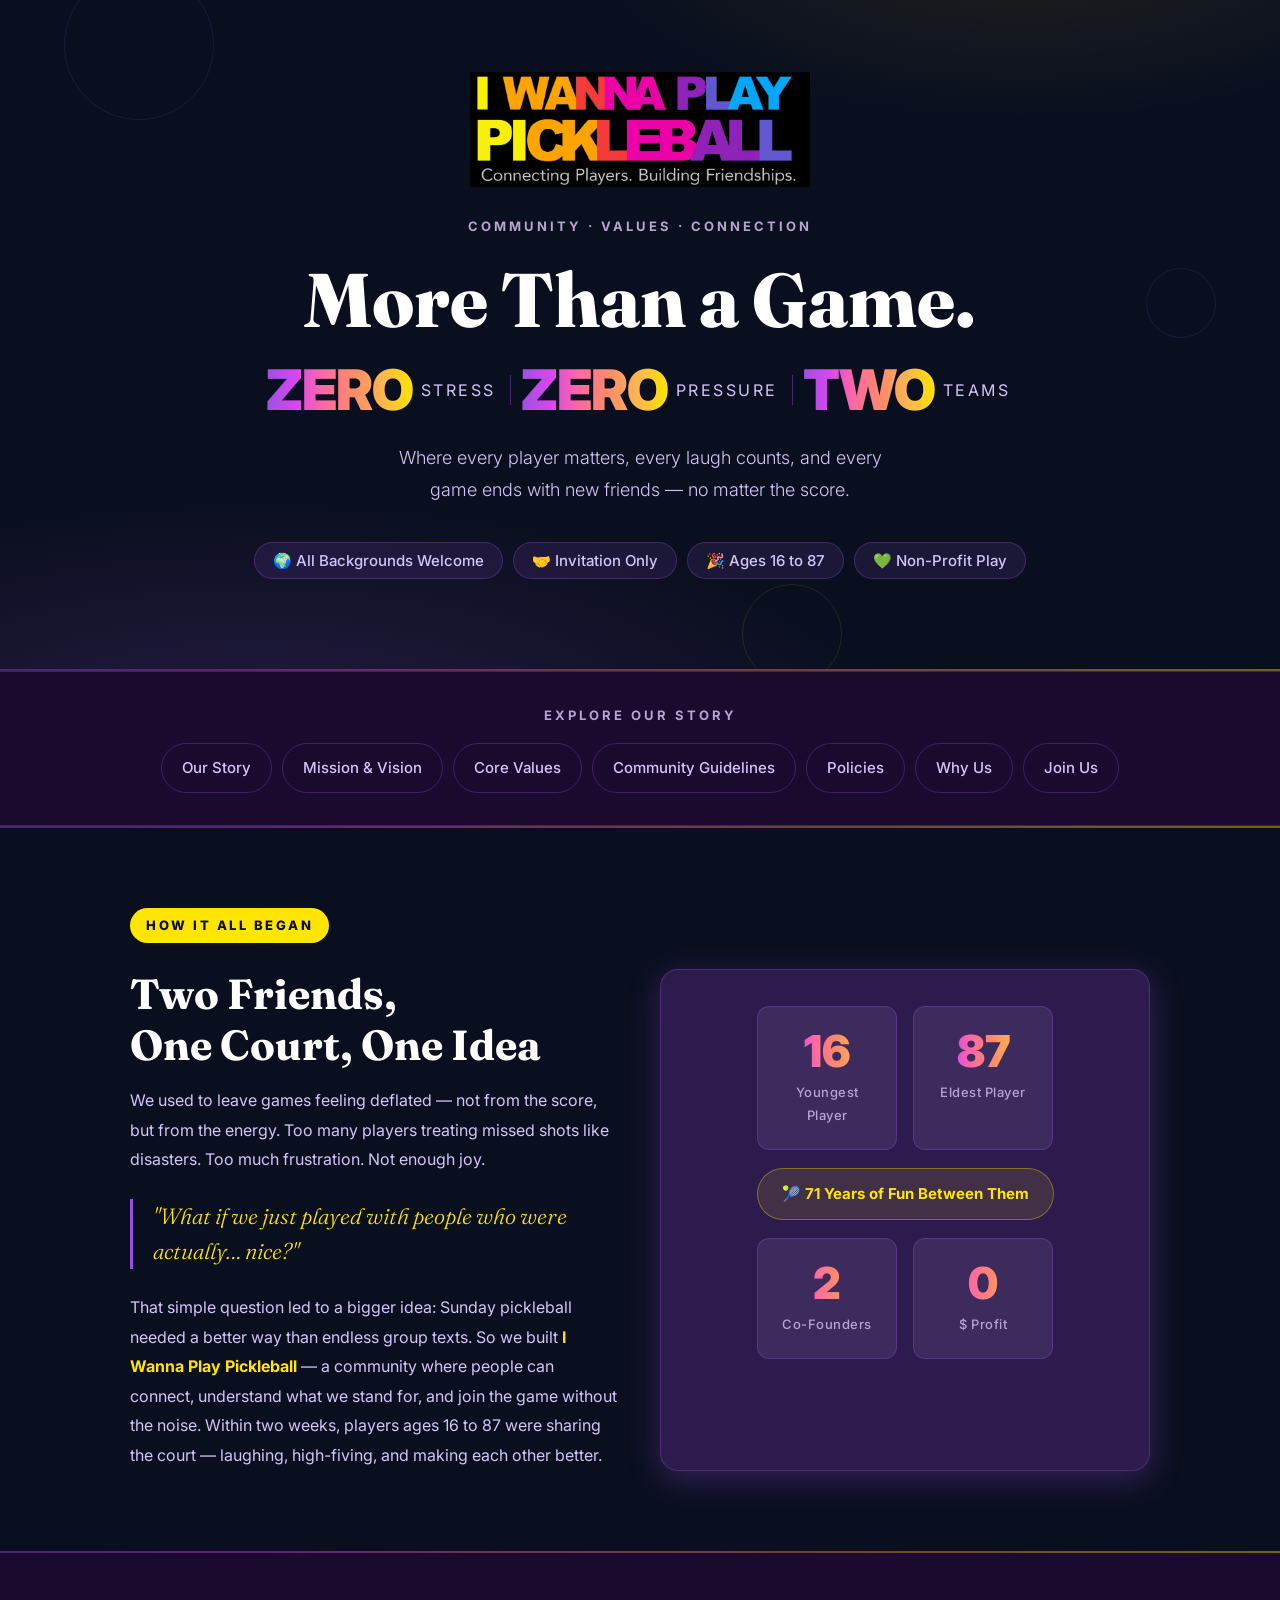
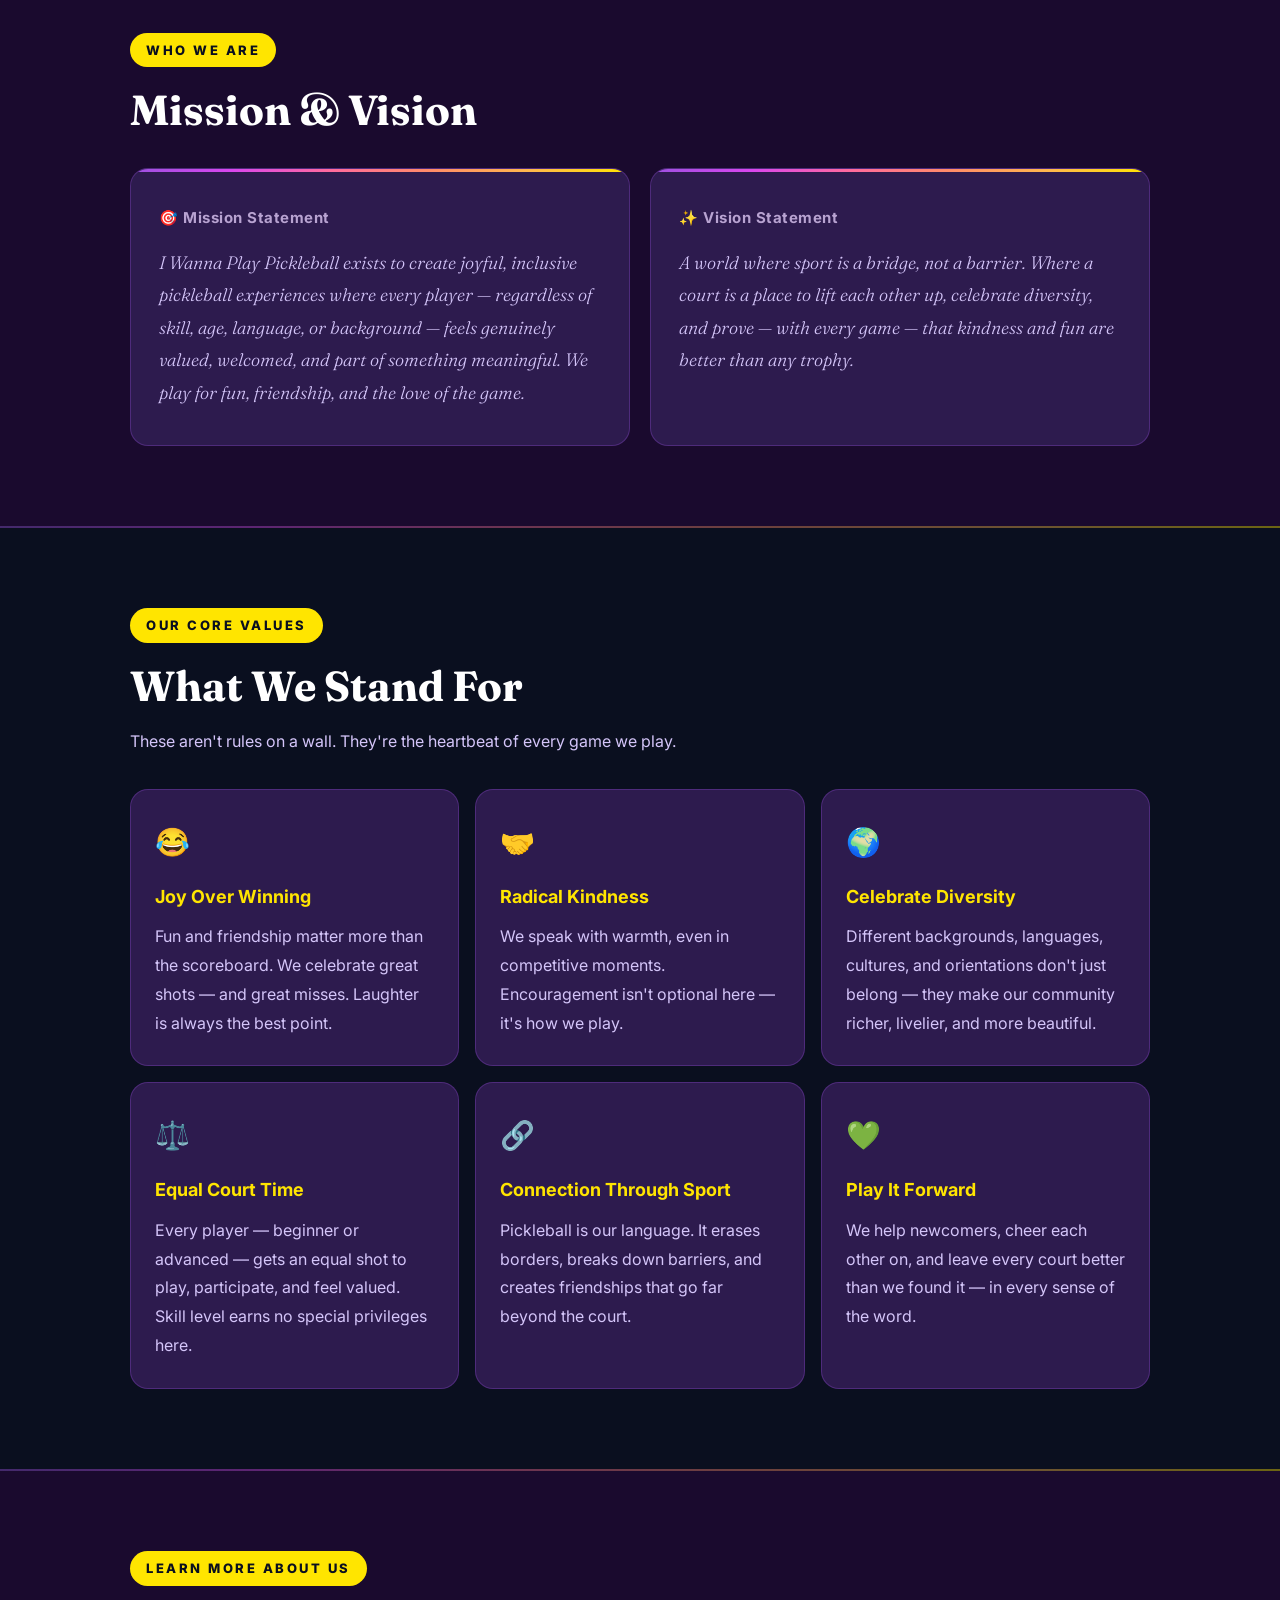
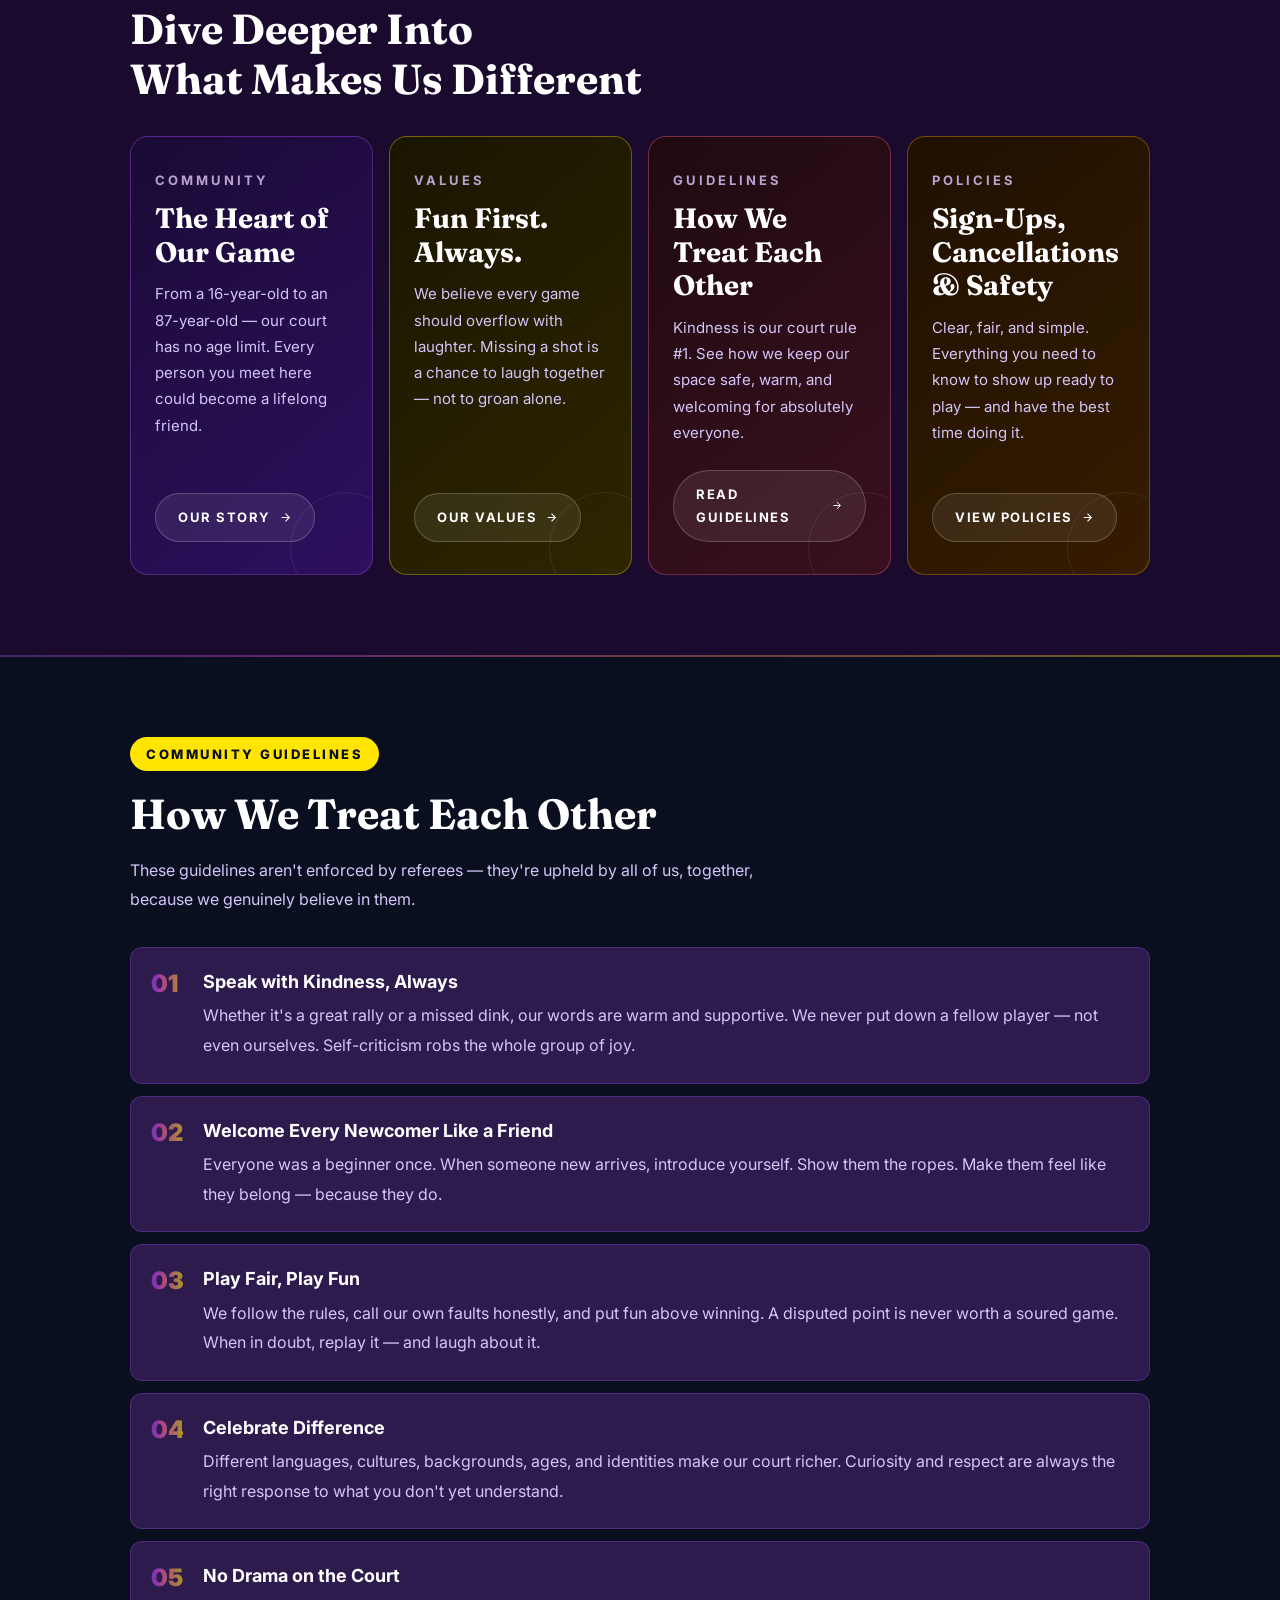
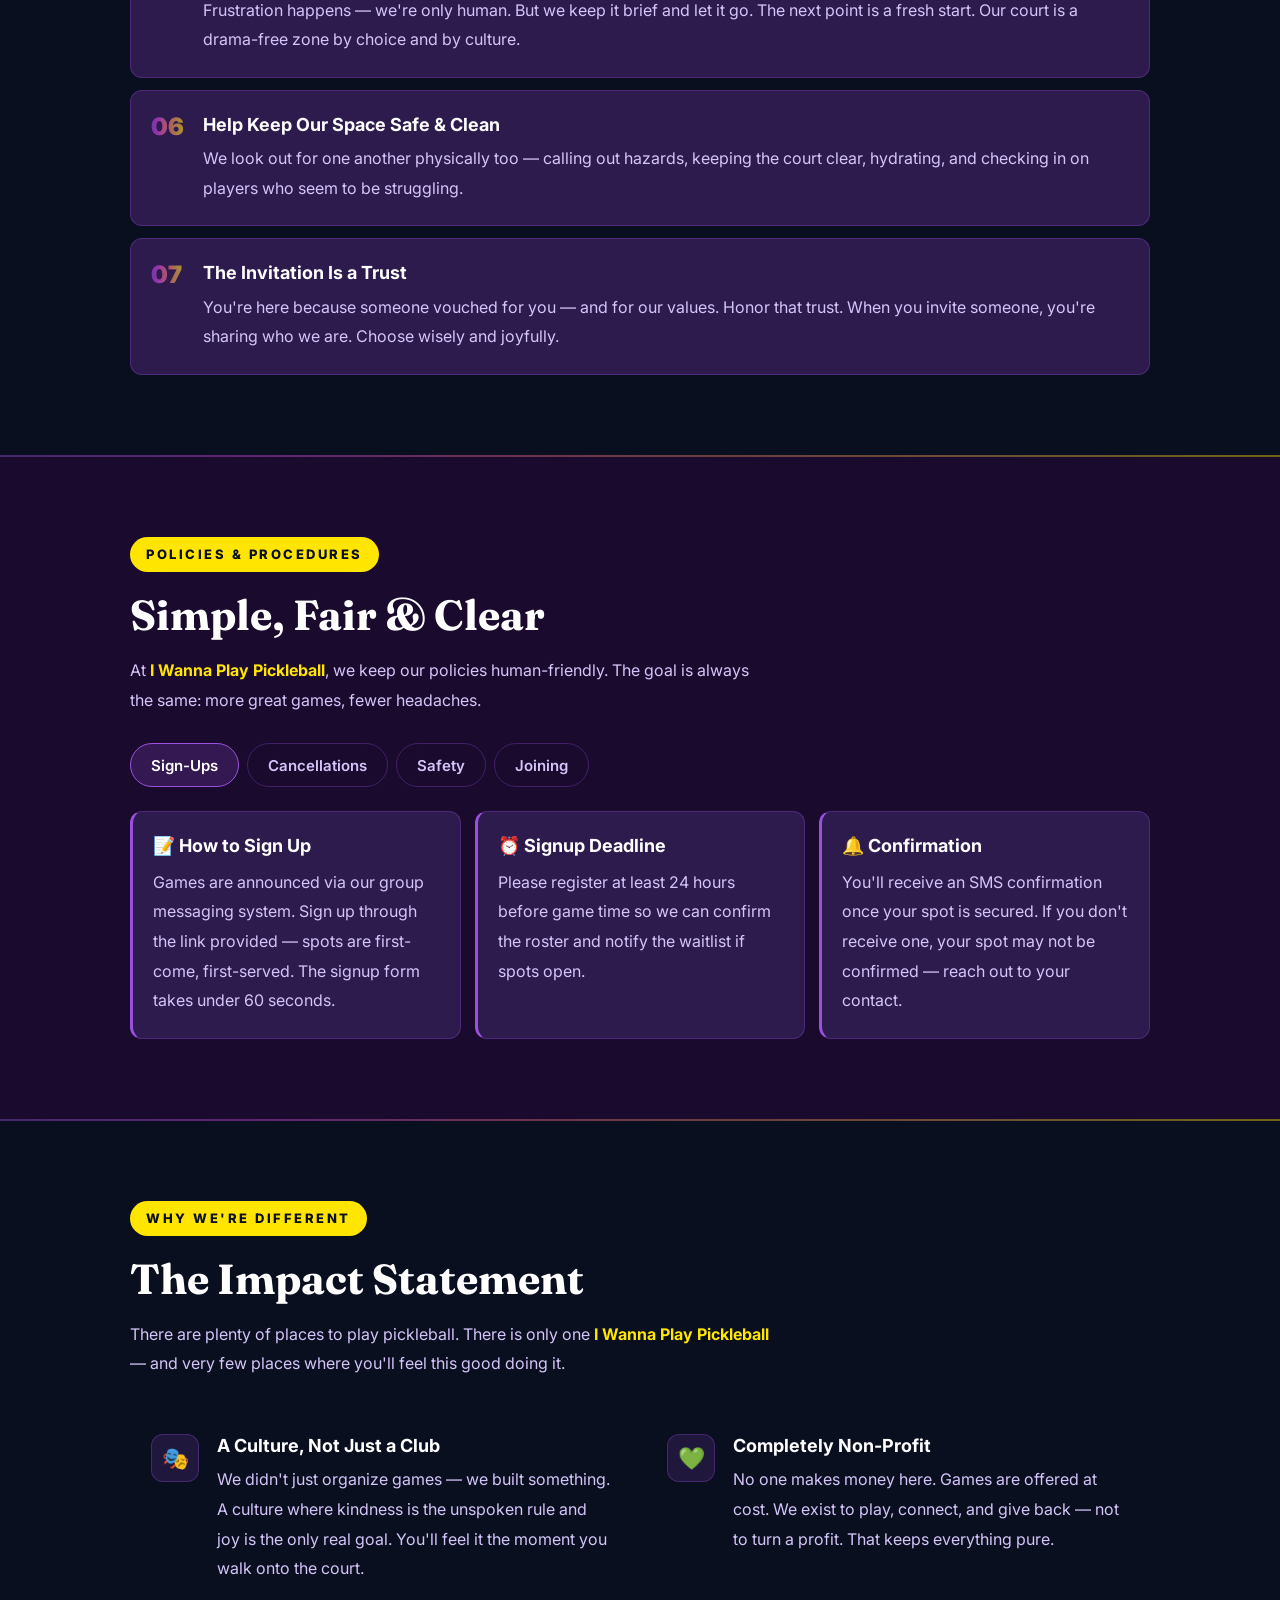
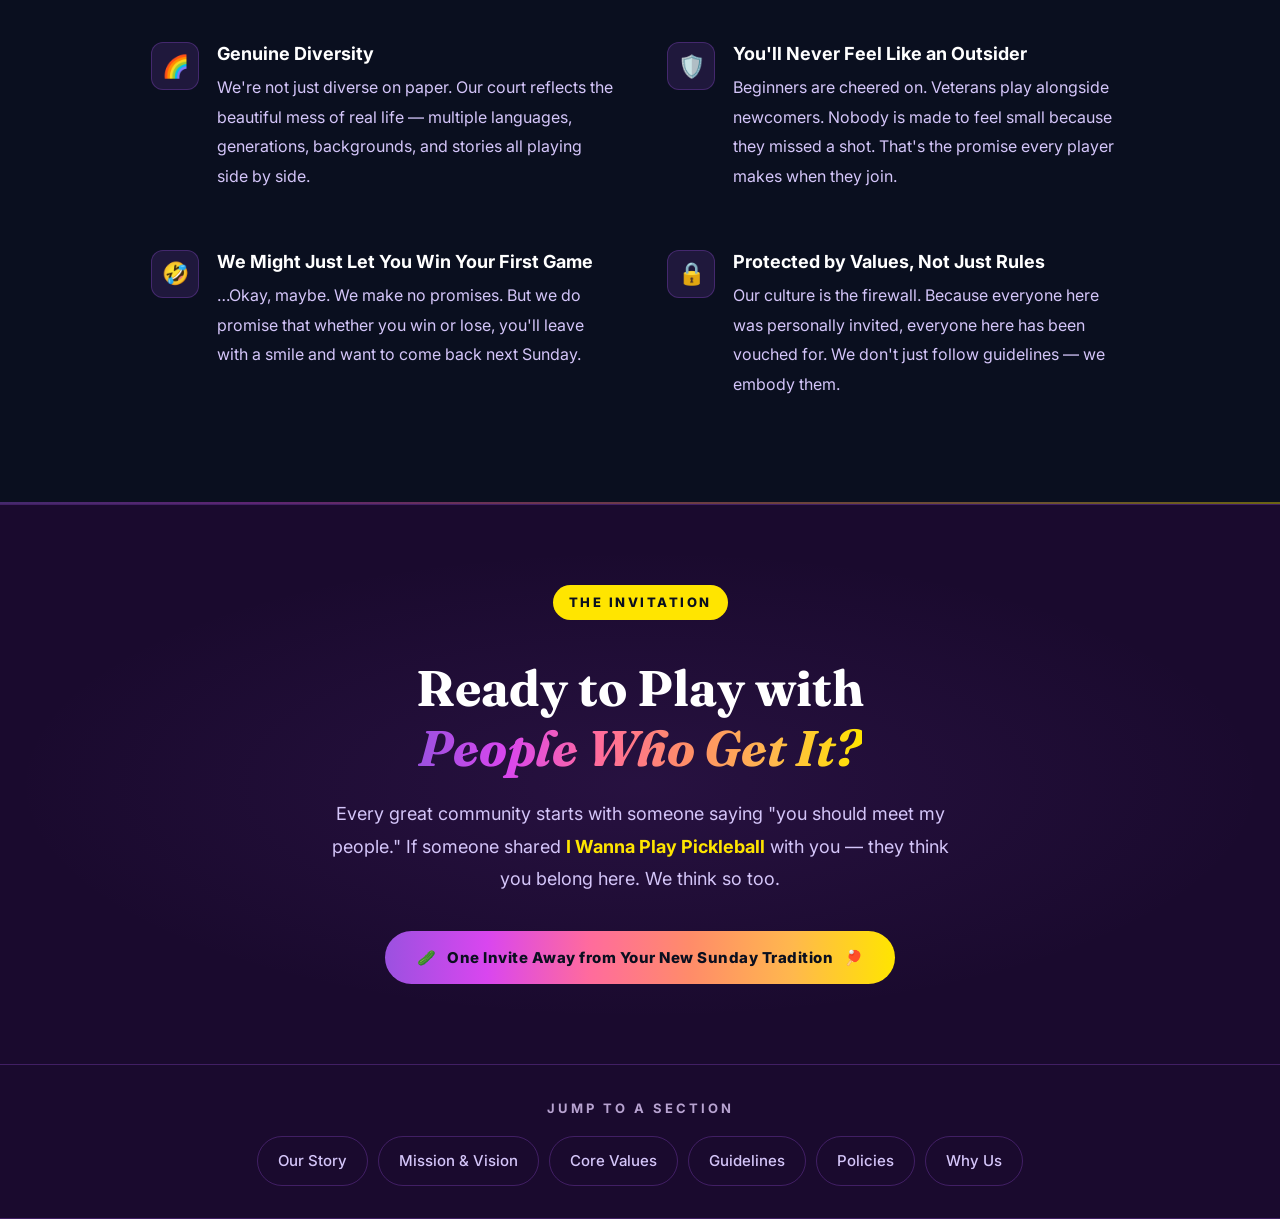
<file: index.html>
<!DOCTYPE html>
<html lang="en">
<head>
<meta charset="UTF-8">
<meta name="viewport" content="width=device-width, initial-scale=1.0">
<title>Beyond the Baseline · I Wanna Play Pickleball — Community, Values & What We Stand For</title>
<link href="https://fonts.googleapis.com/css2?family=Inter:wght@300;400;500;600;700;800;900&family=Fraunces:ital,opsz,wght@0,9..144,300;0,9..144,600;0,9..144,800;1,9..144,400&display=swap" rel="stylesheet">
<link rel="stylesheet" href="beyond-the-baseline.css">
</head>
<body>

<!-- ══════════ HERO ══════════ -->
<header class="hero">
  <div class="hero-ring"></div>
  <div class="hero-ring"></div>
  <div class="hero-ring"></div>

  <img src="[data-uri]" alt="I Wanna Play Pickleball" class="hero-logo">

  <p class="hero-eyebrow">Community · Values · Connection</p>

  <h1>More Than a Game.
    <span class="tagline">
      <span class="tagline-row">
        <span class="t-number">ZERO</span><span class="t-word">Stress</span>
        <span class="t-divider"></span>
        <span class="t-number">ZERO</span><span class="t-word">Pressure</span>
        <span class="t-divider"></span>
        <span class="t-number">TWO</span><span class="t-word">Teams</span>
      </span>
    </span>
  </h1>

  <p class="hero-subtitle">Where every player matters, every laugh counts, and every game ends with new friends — no matter the score.</p>

  <div class="hero-badges">
    <span class="badge">🌍 All Backgrounds Welcome</span>
    <span class="badge">🤝 Invitation Only</span>
    <span class="badge">🎉 Ages 16 to 87</span>
    <span class="badge">💚 Non-Profit Play</span>
  </div>
</header>

<hr class="sunset-rule">

<!-- ══════════ SECTION NAV ══════════ -->
<nav class="section-nav">
  <p>Explore Our Story</p>
  <div class="nav-pills">
    <a href="#origin"     class="nav-pill">Our Story</a>
    <a href="#mission"    class="nav-pill">Mission & Vision</a>
    <a href="#values"     class="nav-pill">Core Values</a>
    <a href="#guidelines" class="nav-pill">Community Guidelines</a>
    <a href="#policies"   class="nav-pill">Policies</a>
    <a href="#whyus"      class="nav-pill">Why Us</a>
    <a href="#join"       class="nav-pill">Join Us</a>
  </div>
</nav>

<hr class="sunset-rule">

<!-- ══════════ OUR STORY ══════════ -->
<section class="bg-dark" id="origin">
  <div class="section-wrap">
    <span class="section-label">How It All Began</span>
    <div class="origin-grid">
      <div class="origin-text reveal">
        <h2 class="section-title">Two Friends,<br>One Court, One Idea</h2>
        <p class="section-body">We used to leave games feeling deflated — not from the score, but from the energy. Too many players treating missed shots like disasters. Too much frustration. Not enough joy.</p>
        <blockquote>"What if we just played with people who were actually… nice?"</blockquote>
        <p class="section-body">That simple question led to a bigger idea: Sunday pickleball needed a better way than endless group texts. So we built <em>I Wanna Play Pickleball</em> — a community where people can connect, understand what we stand for, and join the game without the noise. Within two weeks, players ages 16 to 87 were sharing the court — laughing, high-fiving, and making each other better.</p>
      </div>
      <div class="origin-visual reveal">
        <div class="stat-pair">
          <div class="stat-card">
            <div class="stat-number">16</div>
            <div class="stat-label">Youngest Player</div>
          </div>
          <div class="stat-card">
            <div class="stat-number">87</div>
            <div class="stat-label">Eldest Player</div>
          </div>
        </div>
        <div class="age-pill">🎾 71 Years of Fun Between Them</div>
        <div class="stat-pair">
          <div class="stat-card">
            <div class="stat-number">2</div>
            <div class="stat-label">Co-Founders</div>
          </div>
          <div class="stat-card">
            <div class="stat-number">0</div>
            <div class="stat-label">$ Profit</div>
          </div>
        </div>
      </div>
    </div>
  </div>
</section>

<hr class="sunset-rule">

<!-- ══════════ MISSION & VISION ══════════ -->
<section class="bg-deeper" id="mission">
  <div class="section-wrap">
    <span class="section-label">Who We Are</span>
    <h2 class="section-title">Mission & Vision</h2>
    <div class="mv-grid">
      <div class="mv-card reveal">
        <div class="mv-card-label">🎯 Mission Statement</div>
        <p>I Wanna Play Pickleball exists to create joyful, inclusive pickleball experiences where every player — regardless of skill, age, language, or background — feels genuinely valued, welcomed, and part of something meaningful. We play for fun, friendship, and the love of the game.</p>
      </div>
      <div class="mv-card reveal" style="transition-delay:0.12s">
        <div class="mv-card-label">✨ Vision Statement</div>
        <p>A world where sport is a bridge, not a barrier. Where a court is a place to lift each other up, celebrate diversity, and prove — with every game — that kindness and fun are better than any trophy.</p>
      </div>
    </div>
  </div>
</section>

<hr class="sunset-rule">

<!-- ══════════ CORE VALUES ══════════ -->
<section class="bg-dark" id="values">
  <div class="section-wrap">
    <span class="section-label">Our Core Values</span>
    <h2 class="section-title">What We Stand For</h2>
    <p class="section-body">These aren't rules on a wall. They're the heartbeat of every game we play.</p>
    <div class="values-grid">
      <div class="value-card reveal">
        <div class="value-emoji">😂</div>
        <div class="value-title">Joy Over Winning</div>
        <div class="value-desc">Fun and friendship matter more than the scoreboard. We celebrate great shots — and great misses. Laughter is always the best point.</div>
      </div>
      <div class="value-card reveal" style="transition-delay:0.08s">
        <div class="value-emoji">🤝</div>
        <div class="value-title">Radical Kindness</div>
        <div class="value-desc">We speak with warmth, even in competitive moments. Encouragement isn't optional here — it's how we play.</div>
      </div>
      <div class="value-card reveal" style="transition-delay:0.16s">
        <div class="value-emoji">🌍</div>
        <div class="value-title">Celebrate Diversity</div>
        <div class="value-desc">Different backgrounds, languages, cultures, and orientations don't just belong — they make our community richer, livelier, and more beautiful.</div>
      </div>
      <div class="value-card reveal" style="transition-delay:0.24s">
        <div class="value-emoji">⚖️</div>
        <div class="value-title">Equal Court Time</div>
        <div class="value-desc">Every player — beginner or advanced — gets an equal shot to play, participate, and feel valued. Skill level earns no special privileges here.</div>
      </div>
      <div class="value-card reveal" style="transition-delay:0.32s">
        <div class="value-emoji">🔗</div>
        <div class="value-title">Connection Through Sport</div>
        <div class="value-desc">Pickleball is our language. It erases borders, breaks down barriers, and creates friendships that go far beyond the court.</div>
      </div>
      <div class="value-card reveal" style="transition-delay:0.40s">
        <div class="value-emoji">💚</div>
        <div class="value-title">Play It Forward</div>
        <div class="value-desc">We help newcomers, cheer each other on, and leave every court better than we found it — in every sense of the word.</div>
      </div>
    </div>
  </div>
</section>

<hr class="sunset-rule">

<!-- ══════════ BANNER DEEP-DIVES ══════════ -->
<section class="bg-deeper" id="about">
  <div class="section-wrap">
    <span class="section-label">Learn More About Us</span>
    <h2 class="section-title">Dive Deeper Into<br>What Makes Us Different</h2>
    <div class="banner-row">
      <div class="banner-card bc-purple reveal">
        <div>
          <div class="banner-topic">Community</div>
          <div class="banner-title">The Heart of Our Game</div>
          <div class="banner-preview">From a 16-year-old to an 87-year-old — our court has no age limit. Every person you meet here could become a lifelong friend.</div>
        </div>
        <a href="#origin" class="dive-btn">Our Story <svg viewBox="0 0 24 24" fill="none" stroke="currentColor" stroke-width="2"><path d="M5 12h14M12 5l7 7-7 7"/></svg></a>
      </div>
      <div class="banner-card bc-yellow reveal" style="transition-delay:0.08s">
        <div>
          <div class="banner-topic">Values</div>
          <div class="banner-title">Fun First. Always.</div>
          <div class="banner-preview">We believe every game should overflow with laughter. Missing a shot is a chance to laugh together — not to groan alone.</div>
        </div>
        <a href="#values" class="dive-btn">Our Values <svg viewBox="0 0 24 24" fill="none" stroke="currentColor" stroke-width="2"><path d="M5 12h14M12 5l7 7-7 7"/></svg></a>
      </div>
      <div class="banner-card bc-coral reveal" style="transition-delay:0.16s">
        <div>
          <div class="banner-topic">Guidelines</div>
          <div class="banner-title">How We Treat Each Other</div>
          <div class="banner-preview">Kindness is our court rule #1. See how we keep our space safe, warm, and welcoming for absolutely everyone.</div>
        </div>
        <a href="#guidelines" class="dive-btn">Read Guidelines <svg viewBox="0 0 24 24" fill="none" stroke="currentColor" stroke-width="2"><path d="M5 12h14M12 5l7 7-7 7"/></svg></a>
      </div>
      <div class="banner-card bc-orange reveal" style="transition-delay:0.24s">
        <div>
          <div class="banner-topic">Policies</div>
          <div class="banner-title">Sign-Ups, Cancellations & Safety</div>
          <div class="banner-preview">Clear, fair, and simple. Everything you need to know to show up ready to play — and have the best time doing it.</div>
        </div>
        <a href="#policies" class="dive-btn">View Policies <svg viewBox="0 0 24 24" fill="none" stroke="currentColor" stroke-width="2"><path d="M5 12h14M12 5l7 7-7 7"/></svg></a>
      </div>
    </div>
  </div>
</section>

<hr class="sunset-rule">

<!-- ══════════ COMMUNITY GUIDELINES ══════════ -->
<section class="bg-dark" id="guidelines">
  <div class="section-wrap">
    <span class="section-label">Community Guidelines</span>
    <h2 class="section-title">How We Treat Each Other</h2>
    <p class="section-body">These guidelines aren't enforced by referees — they're upheld by all of us, together, because we genuinely believe in them.</p>
    <div class="guideline-list">
      <div class="guideline-item reveal">
        <div class="guideline-num">01</div>
        <div class="guideline-content">
          <h4>Speak with Kindness, Always</h4>
          <p>Whether it's a great rally or a missed dink, our words are warm and supportive. We never put down a fellow player — not even ourselves. Self-criticism robs the whole group of joy.</p>
        </div>
      </div>
      <div class="guideline-item reveal">
        <div class="guideline-num">02</div>
        <div class="guideline-content">
          <h4>Welcome Every Newcomer Like a Friend</h4>
          <p>Everyone was a beginner once. When someone new arrives, introduce yourself. Show them the ropes. Make them feel like they belong — because they do.</p>
        </div>
      </div>
      <div class="guideline-item reveal">
        <div class="guideline-num">03</div>
        <div class="guideline-content">
          <h4>Play Fair, Play Fun</h4>
          <p>We follow the rules, call our own faults honestly, and put fun above winning. A disputed point is never worth a soured game. When in doubt, replay it — and laugh about it.</p>
        </div>
      </div>
      <div class="guideline-item reveal">
        <div class="guideline-num">04</div>
        <div class="guideline-content">
          <h4>Celebrate Difference</h4>
          <p>Different languages, cultures, backgrounds, ages, and identities make our court richer. Curiosity and respect are always the right response to what you don't yet understand.</p>
        </div>
      </div>
      <div class="guideline-item reveal">
        <div class="guideline-num">05</div>
        <div class="guideline-content">
          <h4>No Drama on the Court</h4>
          <p>Frustration happens — we're only human. But we keep it brief and let it go. The next point is a fresh start. Our court is a drama-free zone by choice and by culture.</p>
        </div>
      </div>
      <div class="guideline-item reveal">
        <div class="guideline-num">06</div>
        <div class="guideline-content">
          <h4>Help Keep Our Space Safe & Clean</h4>
          <p>We look out for one another physically too — calling out hazards, keeping the court clear, hydrating, and checking in on players who seem to be struggling.</p>
        </div>
      </div>
      <div class="guideline-item reveal">
        <div class="guideline-num">07</div>
        <div class="guideline-content">
          <h4>The Invitation Is a Trust</h4>
          <p>You're here because someone vouched for you — and for our values. Honor that trust. When you invite someone, you're sharing who we are. Choose wisely and joyfully.</p>
        </div>
      </div>
    </div>
  </div>
</section>

<hr class="sunset-rule">

<!-- ══════════ POLICIES ══════════ -->
<section class="bg-deeper" id="policies">
  <div class="section-wrap">
    <span class="section-label">Policies & Procedures</span>
    <h2 class="section-title">Simple, Fair & Clear</h2>
    <p class="section-body">At <em>I Wanna Play Pickleball</em>, we keep our policies human-friendly. The goal is always the same: more great games, fewer headaches.</p>

    <div class="policy-tabs">
      <button class="tab-btn active" onclick="showTab('signups',this)">Sign-Ups</button>
      <button class="tab-btn" onclick="showTab('cancellations',this)">Cancellations</button>
      <button class="tab-btn" onclick="showTab('safety',this)">Safety</button>
      <button class="tab-btn" onclick="showTab('joining',this)">Joining</button>
    </div>

    <div id="signups" class="tab-content active">
      <div class="policy-grid">
        <div class="policy-item">
          <h4>📝 How to Sign Up</h4>
          <p>Games are announced via our group messaging system. Sign up through the link provided — spots are first-come, first-served. The signup form takes under 60 seconds.</p>
        </div>
        <div class="policy-item">
          <h4>⏰ Signup Deadline</h4>
          <p>Please register at least 24 hours before game time so we can confirm the roster and notify the waitlist if spots open.</p>
        </div>
        <div class="policy-item">
          <h4>🔔 Confirmation</h4>
          <p>You'll receive an SMS confirmation once your spot is secured. If you don't receive one, your spot may not be confirmed — reach out to your contact.</p>
        </div>
      </div>
    </div>
    <div id="cancellations" class="tab-content">
      <div class="policy-grid">
        <div class="policy-item">
          <h4>🚫 Need to Cancel?</h4>
          <p>We understand that plans can change. Please cancel at least 4 days before the game so we have enough time to process your refund and open your spot to another player.</p>
        </div>
        <div class="policy-item">
          <h4>⚡ Last-Minute Cancellations</h4>
          <p>At this time, refunds are not available for last-minute cancellations.</p>
        </div>
        <div class="policy-item">
          <h4>🌧️ Weather Cancellations</h4>
          <p>Outdoor games may be cancelled due to unsafe weather. You'll be notified via SMS as early as possible. Cancelled games are not rescheduled — watch for the next available date.</p>
        </div>
      </div>
    </div>
    <div id="safety" class="tab-content">
      <div class="policy-grid">
        <div class="policy-item">
          <h4>💧 Stay Hydrated</h4>
          <p>Bring water. We play outdoors and the sun doesn't care how competitive you are. Please take care of yourself so you can enjoy the full game.</p>
        </div>
        <div class="policy-item">
          <h4>🏥 Health First</h4>
          <p>If you're feeling unwell, please sit out and rest — or skip the game. We'd rather miss you on the court than have you push through and hurt yourself.</p>
        </div>
        <div class="policy-item">
          <h4>👟 Proper Footwear</h4>
          <p>Court shoes or athletic sneakers with good lateral support are strongly encouraged. Your knees and ankles will thank you.</p>
        </div>
        <div class="policy-item">
          <h4>🧠 Mental Safety</h4>
          <p>Our court is a zero-tolerance zone for bullying, harassment, or intimidation of any kind. Anyone who compromises another player's sense of safety or belonging will be asked to leave.</p>
        </div>
      </div>
    </div>
    <div id="joining" class="tab-content">
  <div class="policy-grid">
    <div class="policy-item">
      <h4>💌 Invitation Only</h4>
      <p>Membership in our group is by invitation from an existing player...</p>
    </div>
    <div class="policy-item">
      <h4>🤗 First Game Etiquette</h4>
      <p>Your first game is about meeting people...</p>
    </div>
    <div class="policy-item">
      <h4>📣 Inviting Others</h4>
      <p>Once you've played with us...</p>
    </div>
  </div>
</div>
  </div>
</section>

<hr class="sunset-rule">

<!-- ══════════ WHY US ══════════ -->
<section class="bg-dark" id="whyus">
  <div class="section-wrap">
    <span class="section-label">Why We're Different</span>
    <h2 class="section-title">The Impact Statement</h2>
    <p class="section-body">There are plenty of places to play pickleball. There is only one <em>I Wanna Play Pickleball</em> — and very few places where you'll feel this good doing it.</p>
    <div class="why-grid">
      <div class="why-feature reveal">
        <div class="why-icon">🎭</div>
        <div>
          <h4>A Culture, Not Just a Club</h4>
          <p>We didn't just organize games — we built something. A culture where kindness is the unspoken rule and joy is the only real goal. You'll feel it the moment you walk onto the court.</p>
        </div>
      </div>
      <div class="why-feature reveal" style="transition-delay:0.08s">
        <div class="why-icon">💚</div>
        <div>
          <h4>Completely Non-Profit</h4>
          <p>No one makes money here. Games are offered at cost. We exist to play, connect, and give back — not to turn a profit. That keeps everything pure.</p>
        </div>
      </div>
      <div class="why-feature reveal" style="transition-delay:0.16s">
        <div class="why-icon">🌈</div>
        <div>
          <h4>Genuine Diversity</h4>
          <p>We're not just diverse on paper. Our court reflects the beautiful mess of real life — multiple languages, generations, backgrounds, and stories all playing side by side.</p>
        </div>
      </div>
      <div class="why-feature reveal" style="transition-delay:0.24s">
        <div class="why-icon">🛡️</div>
        <div>
          <h4>You'll Never Feel Like an Outsider</h4>
          <p>Beginners are cheered on. Veterans play alongside newcomers. Nobody is made to feel small because they missed a shot. That's the promise every player makes when they join.</p>
        </div>
      </div>
      <div class="why-feature reveal" style="transition-delay:0.32s">
        <div class="why-icon">🤣</div>
        <div>
          <h4>We Might Just Let You Win Your First Game</h4>
          <p>…Okay, maybe. We make no promises. But we do promise that whether you win or lose, you'll leave with a smile and want to come back next Sunday.</p>
        </div>
      </div>
      <div class="why-feature reveal" style="transition-delay:0.40s">
        <div class="why-icon">🔒</div>
        <div>
          <h4>Protected by Values, Not Just Rules</h4>
          <p>Our culture is the firewall. Because everyone here was personally invited, everyone here has been vouched for. We don't just follow guidelines — we embody them.</p>
        </div>
      </div>
    </div>
  </div>
</section>

<hr class="sunset-rule">

<!-- ══════════ INVITATION ══════════ -->
<section class="invite-section" id="join">
  <div class="invite-inner">
    <span class="section-label">The Invitation</span>
    <h2 style="margin-top:20px;">Ready to Play with<br><em>People Who Get It?</em></h2>
    <p>Every great community starts with someone saying "you should meet my people." If someone shared <em>I Wanna Play Pickleball</em> with you — they think you belong here. We think so too.</p>
    <span class="invite-cta">🥒 &nbsp; One Invite Away from Your New Sunday Tradition &nbsp; 🏓</span>
  </div>
</section>

<!-- ══════════ BOTTOM NAV ══════════ -->
<nav class="section-nav">
  <p>Jump to a Section</p>
  <div class="nav-pills">
    <a href="#origin"     class="nav-pill">Our Story</a>
    <a href="#mission"    class="nav-pill">Mission & Vision</a>
    <a href="#values"     class="nav-pill">Core Values</a>
    <a href="#guidelines" class="nav-pill">Guidelines</a>
    <a href="#policies"   class="nav-pill">Policies</a>
    <a href="#whyus"      class="nav-pill">Why Us</a>
  </div>
</nav>

<script>
  function showTab(id, btn) {
    document.querySelectorAll('.tab-content').forEach(t => t.classList.remove('active'));
    document.querySelectorAll('.tab-btn').forEach(b => b.classList.remove('active'));
    document.getElementById(id).classList.add('active');
    btn.classList.add('active');
  }

  const observer = new IntersectionObserver(entries => {
    entries.forEach(e => {
      if (e.isIntersecting) {
        e.target.classList.add('visible');
        observer.unobserve(e.target);
      }
    });
  }, { threshold: 0.1 });

  document.querySelectorAll('.reveal').forEach(el => observer.observe(el));
</script>
</body>
</html>
</file>
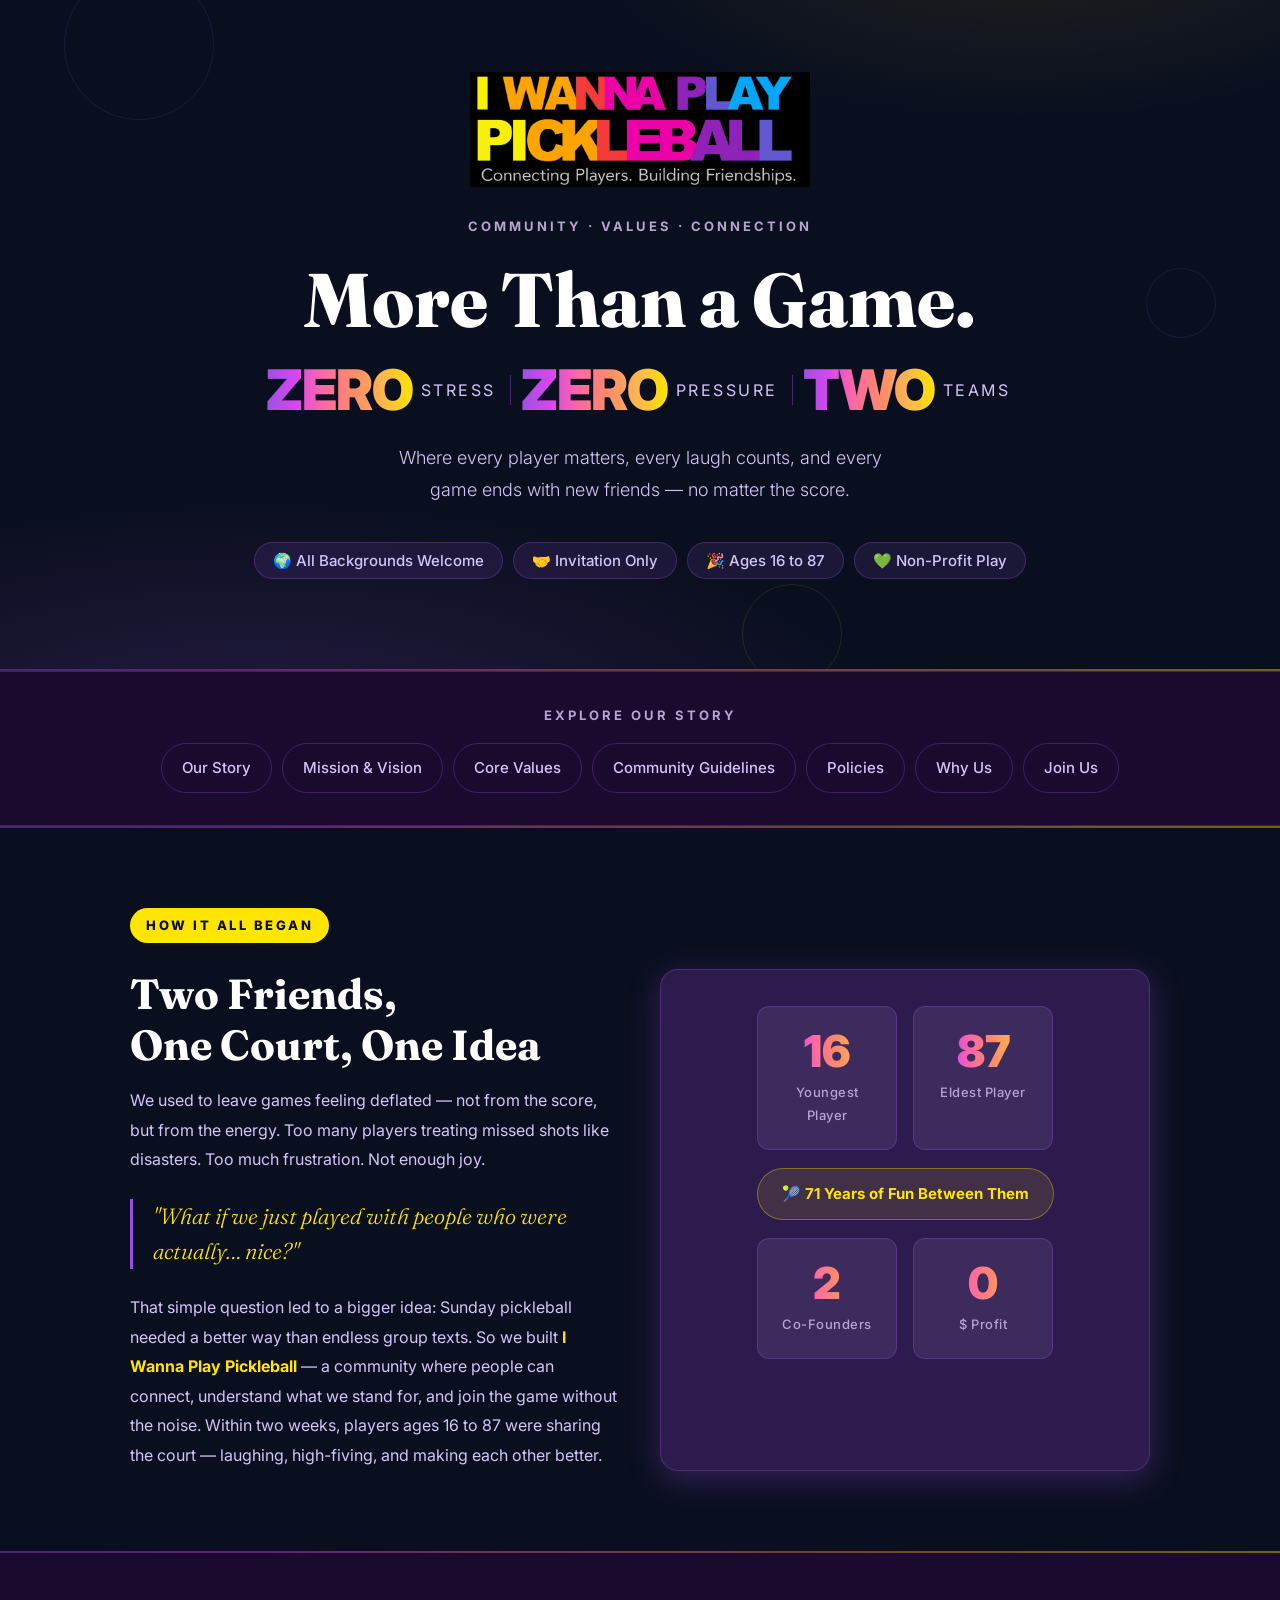
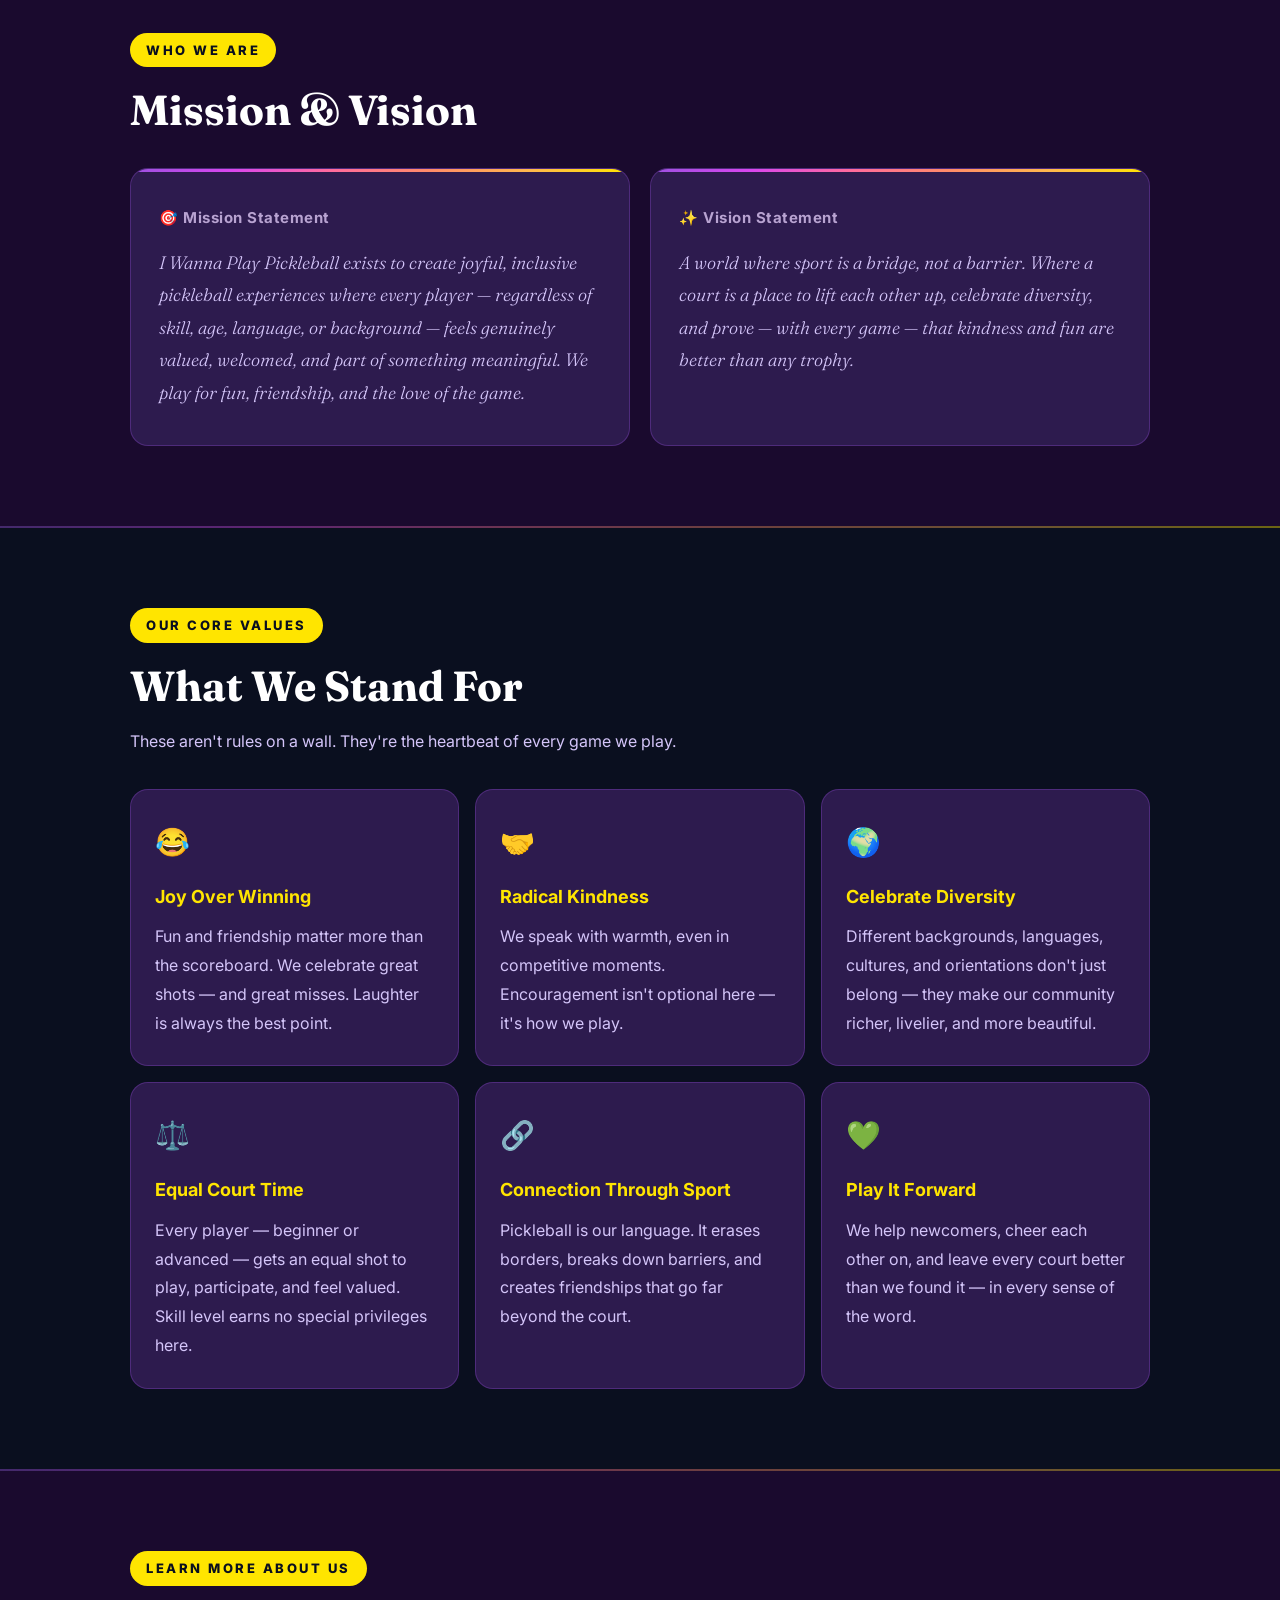
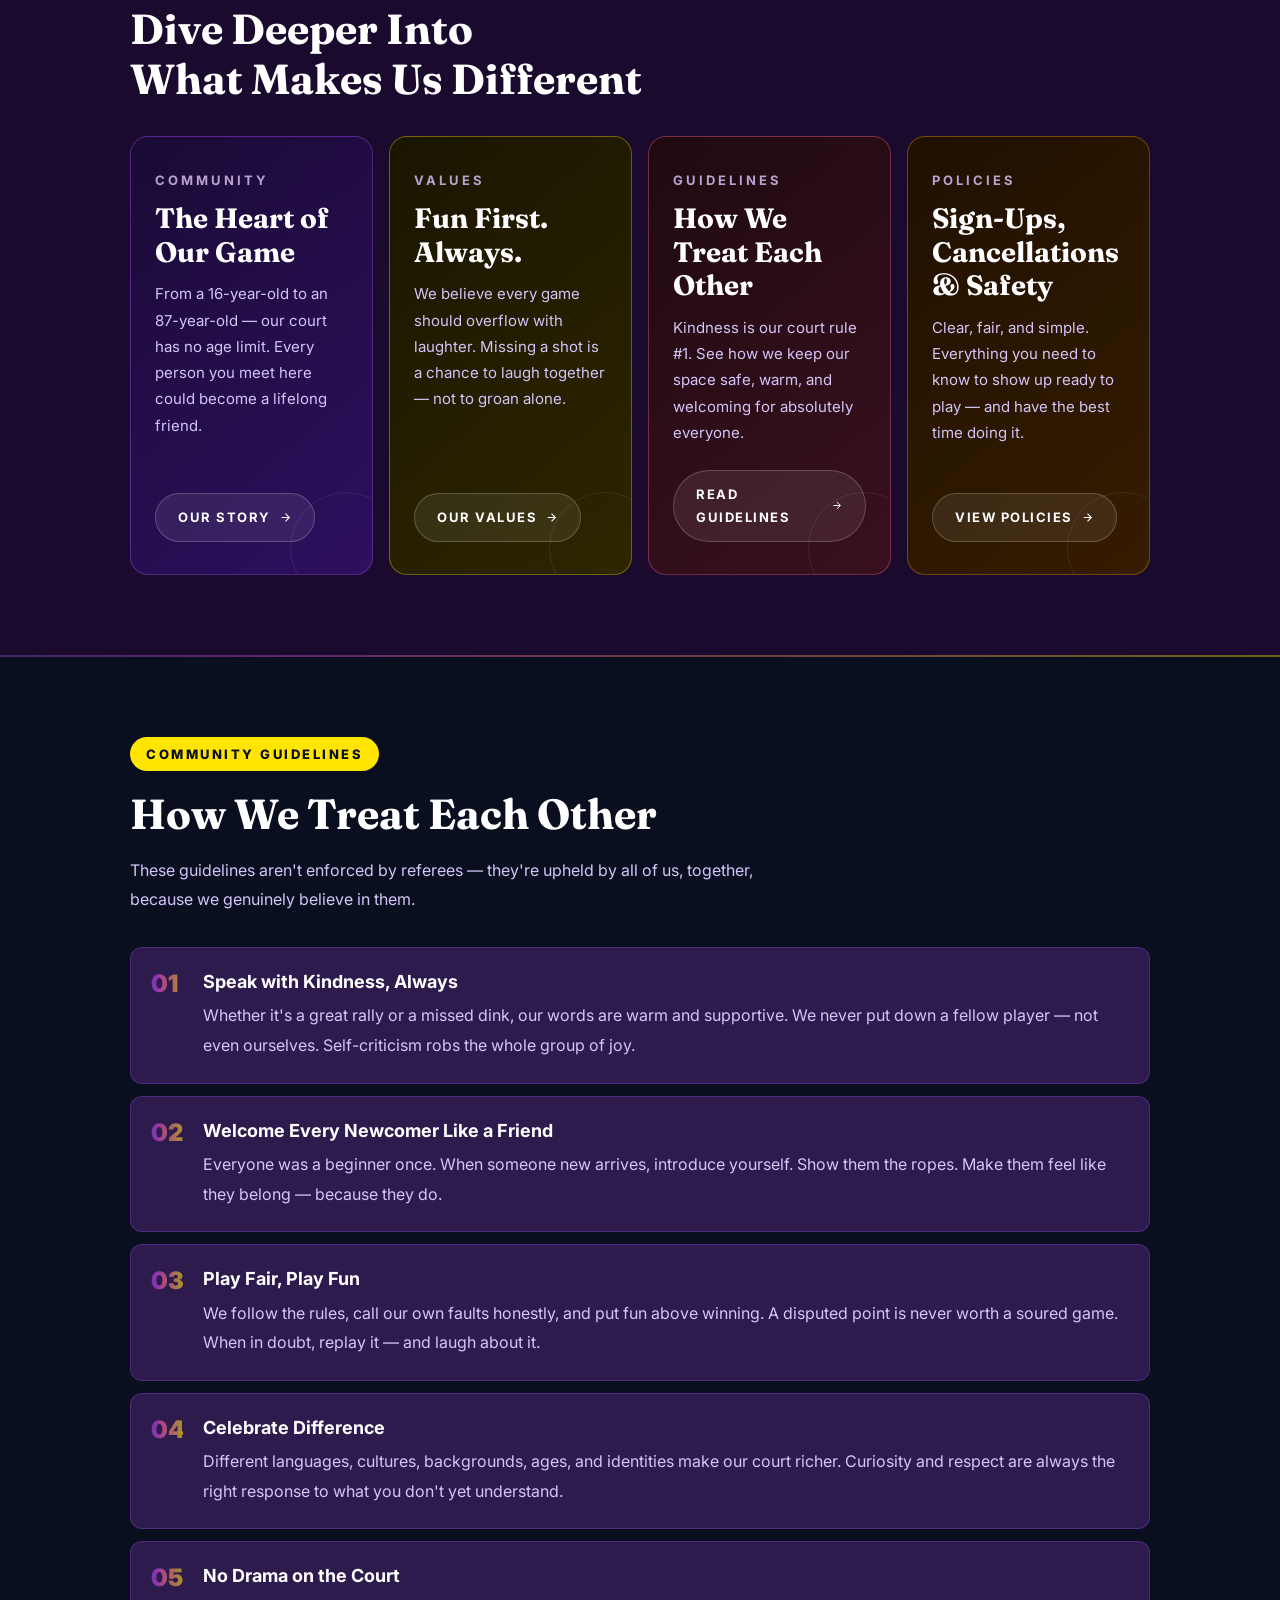
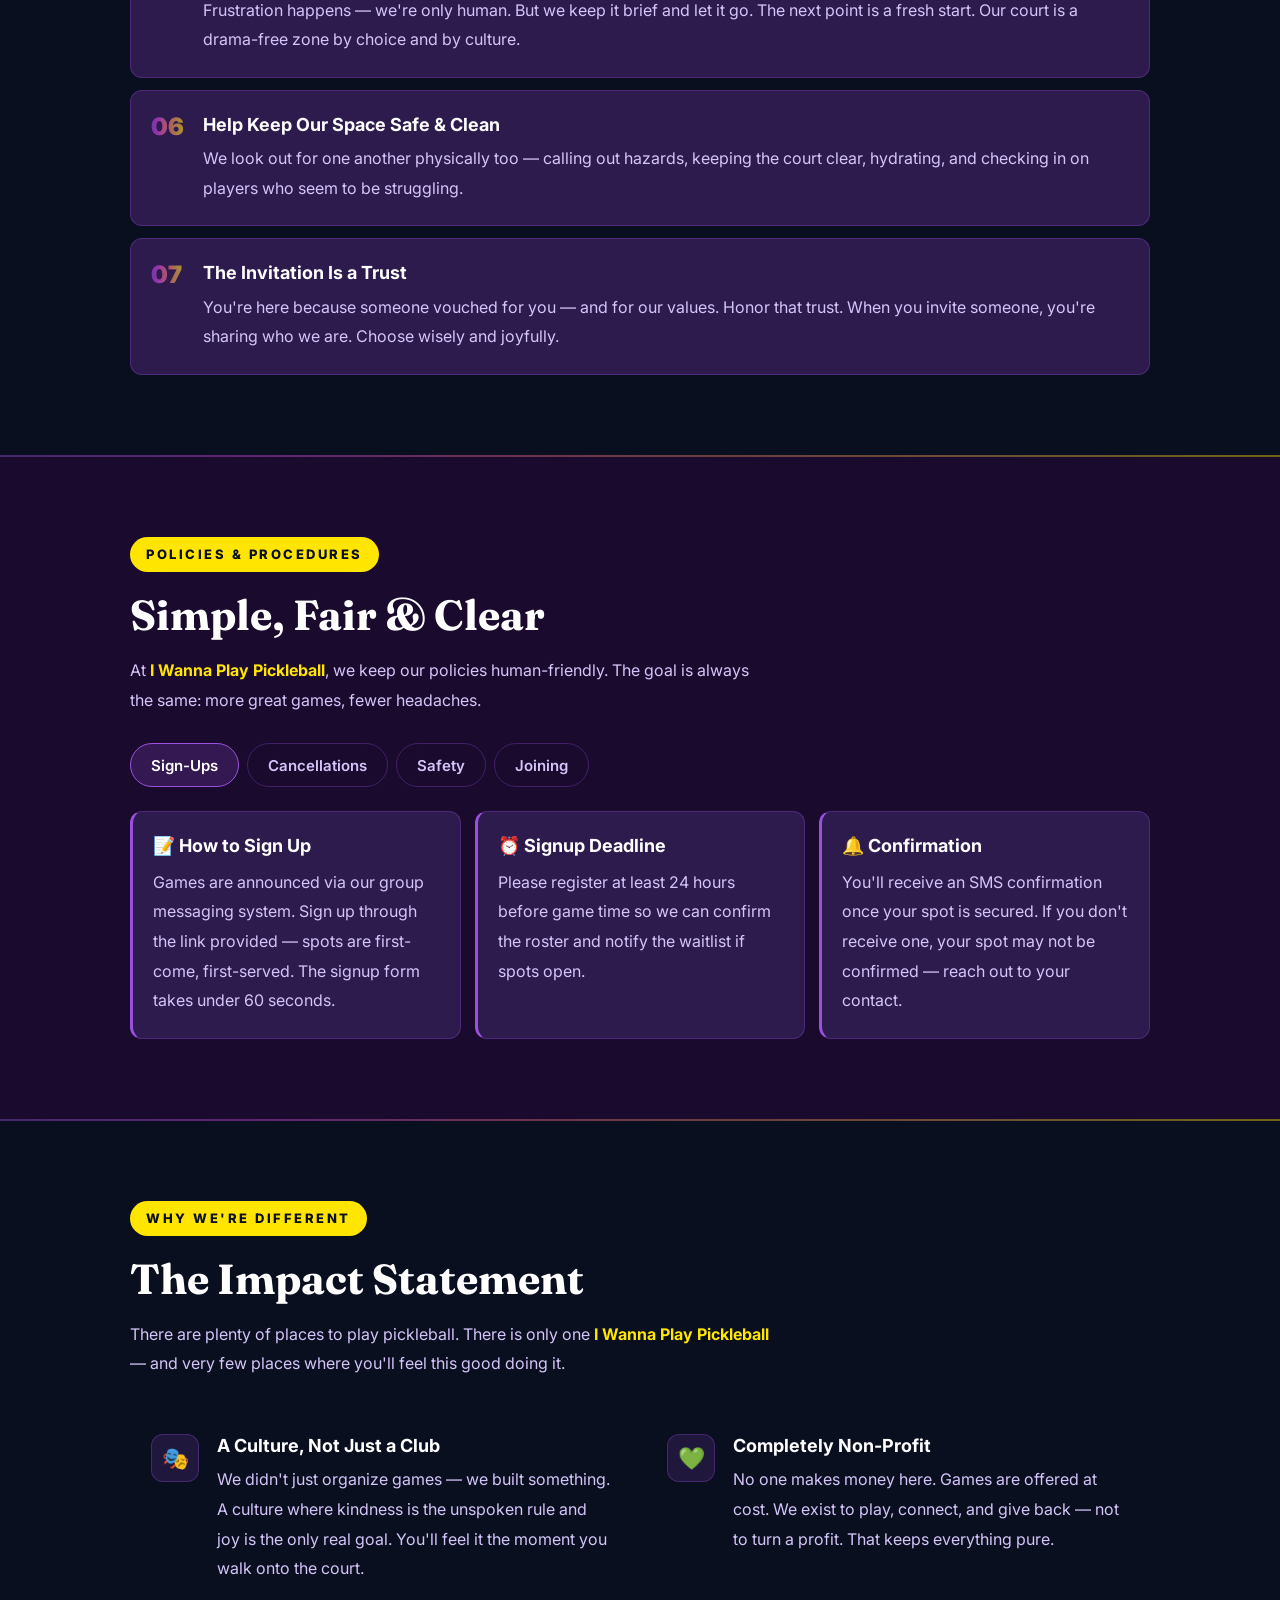
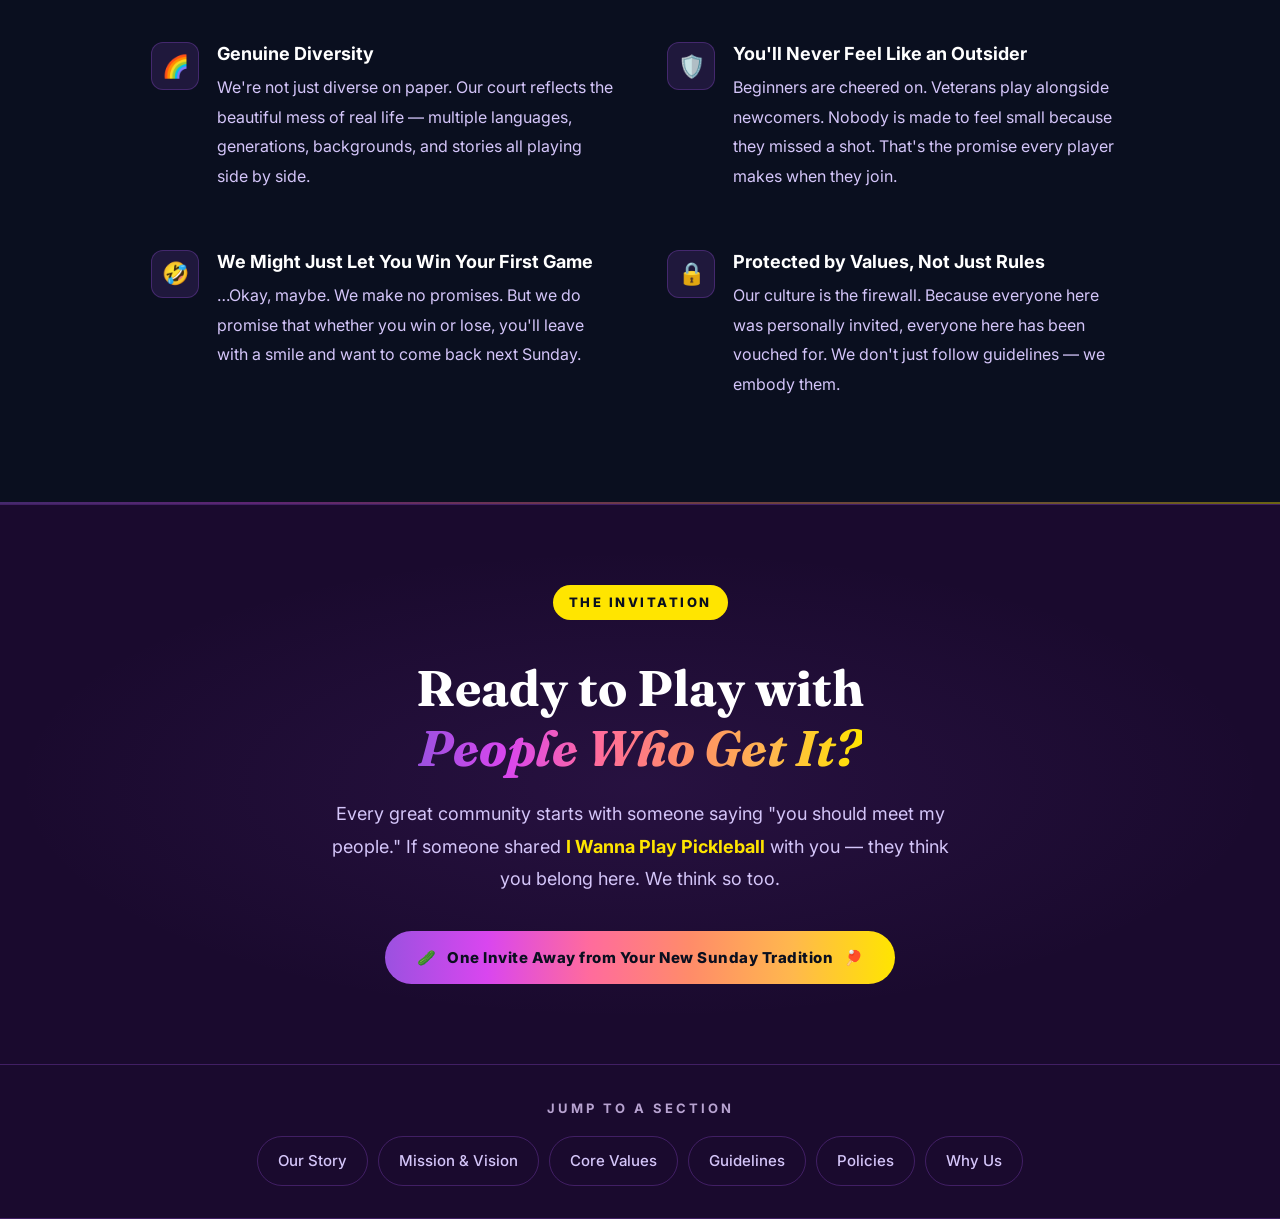
<file: beyond-the-baseline index.html>
<!DOCTYPE html>
<html lang="en">
<head>
<meta charset="UTF-8">
<meta name="viewport" content="width=device-width, initial-scale=1.0">
<title>Beyond the Baseline · I Wanna Play Pickleball — Community, Values & What We Stand For</title>
<link href="https://fonts.googleapis.com/css2?family=Inter:wght@300;400;500;600;700;800;900&family=Fraunces:ital,opsz,wght@0,9..144,300;0,9..144,600;0,9..144,800;1,9..144,400&display=swap" rel="stylesheet">
<link rel="stylesheet" href="beyond-the-baseline.css">
</head>
<body>

<!-- ══════════ HERO ══════════ -->
<header class="hero">
  <div class="hero-ring"></div>
  <div class="hero-ring"></div>
  <div class="hero-ring"></div>

  <img src="[data-uri]" alt="I Wanna Play Pickleball" class="hero-logo">

  <p class="hero-eyebrow">Community · Values · Connection</p>

  <h1>More Than a Game.
    <span class="tagline">
      <span class="tagline-row">
        <span class="t-number">ZERO</span><span class="t-word">Stress</span>
        <span class="t-divider"></span>
        <span class="t-number">ZERO</span><span class="t-word">Pressure</span>
        <span class="t-divider"></span>
        <span class="t-number">TWO</span><span class="t-word">Teams</span>
      </span>
    </span>
  </h1>

  <p class="hero-subtitle">Where every player matters, every laugh counts, and every game ends with new friends — no matter the score.</p>

  <div class="hero-badges">
    <span class="badge">🌍 All Backgrounds Welcome</span>
    <span class="badge">🤝 Invitation Only</span>
    <span class="badge">🎉 Ages 16 to 87</span>
    <span class="badge">💚 Non-Profit Play</span>
  </div>
</header>

<hr class="sunset-rule">

<!-- ══════════ SECTION NAV ══════════ -->
<nav class="section-nav">
  <p>Explore Our Story</p>
  <div class="nav-pills">
    <a href="#origin"     class="nav-pill">Our Story</a>
    <a href="#mission"    class="nav-pill">Mission & Vision</a>
    <a href="#values"     class="nav-pill">Core Values</a>
    <a href="#guidelines" class="nav-pill">Community Guidelines</a>
    <a href="#policies"   class="nav-pill">Policies</a>
    <a href="#whyus"      class="nav-pill">Why Us</a>
    <a href="#join"       class="nav-pill">Join Us</a>
  </div>
</nav>

<hr class="sunset-rule">

<!-- ══════════ OUR STORY ══════════ -->
<section class="bg-dark" id="origin">
  <div class="section-wrap">
    <span class="section-label">How It All Began</span>
    <div class="origin-grid">
      <div class="origin-text reveal">
        <h2 class="section-title">Two Friends,<br>One Court, One Idea</h2>
        <p class="section-body">We used to leave games feeling deflated — not from the score, but from the energy. Too many players treating missed shots like disasters. Too much frustration. Not enough joy.</p>
        <blockquote>"What if we just played with people who were actually… nice?"</blockquote>
        <p class="section-body">That simple question led to a bigger idea: Sunday pickleball needed a better way than endless group texts. So we built <em>I Wanna Play Pickleball</em> — a community where people can connect, understand what we stand for, and join the game without the noise. Within two weeks, players ages 16 to 87 were sharing the court — laughing, high-fiving, and making each other better.</p>
      </div>
      <div class="origin-visual reveal">
        <div class="stat-pair">
          <div class="stat-card">
            <div class="stat-number">16</div>
            <div class="stat-label">Youngest Player</div>
          </div>
          <div class="stat-card">
            <div class="stat-number">87</div>
            <div class="stat-label">Eldest Player</div>
          </div>
        </div>
        <div class="age-pill">🎾 71 Years of Fun Between Them</div>
        <div class="stat-pair">
          <div class="stat-card">
            <div class="stat-number">2</div>
            <div class="stat-label">Co-Founders</div>
          </div>
          <div class="stat-card">
            <div class="stat-number">0</div>
            <div class="stat-label">$ Profit</div>
          </div>
        </div>
      </div>
    </div>
  </div>
</section>

<hr class="sunset-rule">

<!-- ══════════ MISSION & VISION ══════════ -->
<section class="bg-deeper" id="mission">
  <div class="section-wrap">
    <span class="section-label">Who We Are</span>
    <h2 class="section-title">Mission & Vision</h2>
    <div class="mv-grid">
      <div class="mv-card reveal">
        <div class="mv-card-label">🎯 Mission Statement</div>
        <p>I Wanna Play Pickleball exists to create joyful, inclusive pickleball experiences where every player — regardless of skill, age, language, or background — feels genuinely valued, welcomed, and part of something meaningful. We play for fun, friendship, and the love of the game.</p>
      </div>
      <div class="mv-card reveal" style="transition-delay:0.12s">
        <div class="mv-card-label">✨ Vision Statement</div>
        <p>A world where sport is a bridge, not a barrier. Where a court is a place to lift each other up, celebrate diversity, and prove — with every game — that kindness and fun are better than any trophy.</p>
      </div>
    </div>
  </div>
</section>

<hr class="sunset-rule">

<!-- ══════════ CORE VALUES ══════════ -->
<section class="bg-dark" id="values">
  <div class="section-wrap">
    <span class="section-label">Our Core Values</span>
    <h2 class="section-title">What We Stand For</h2>
    <p class="section-body">These aren't rules on a wall. They're the heartbeat of every game we play.</p>
    <div class="values-grid">
      <div class="value-card reveal">
        <div class="value-emoji">😂</div>
        <div class="value-title">Joy Over Winning</div>
        <div class="value-desc">Fun and friendship matter more than the scoreboard. We celebrate great shots — and great misses. Laughter is always the best point.</div>
      </div>
      <div class="value-card reveal" style="transition-delay:0.08s">
        <div class="value-emoji">🤝</div>
        <div class="value-title">Radical Kindness</div>
        <div class="value-desc">We speak with warmth, even in competitive moments. Encouragement isn't optional here — it's how we play.</div>
      </div>
      <div class="value-card reveal" style="transition-delay:0.16s">
        <div class="value-emoji">🌍</div>
        <div class="value-title">Celebrate Diversity</div>
        <div class="value-desc">Different backgrounds, languages, cultures, and orientations don't just belong — they make our community richer, livelier, and more beautiful.</div>
      </div>
      <div class="value-card reveal" style="transition-delay:0.24s">
        <div class="value-emoji">⚖️</div>
        <div class="value-title">Equal Court Time</div>
        <div class="value-desc">Every player — beginner or advanced — gets an equal shot to play, participate, and feel valued. Skill level earns no special privileges here.</div>
      </div>
      <div class="value-card reveal" style="transition-delay:0.32s">
        <div class="value-emoji">🔗</div>
        <div class="value-title">Connection Through Sport</div>
        <div class="value-desc">Pickleball is our language. It erases borders, breaks down barriers, and creates friendships that go far beyond the court.</div>
      </div>
      <div class="value-card reveal" style="transition-delay:0.40s">
        <div class="value-emoji">💚</div>
        <div class="value-title">Play It Forward</div>
        <div class="value-desc">We help newcomers, cheer each other on, and leave every court better than we found it — in every sense of the word.</div>
      </div>
    </div>
  </div>
</section>

<hr class="sunset-rule">

<!-- ══════════ BANNER DEEP-DIVES ══════════ -->
<section class="bg-deeper" id="about">
  <div class="section-wrap">
    <span class="section-label">Learn More About Us</span>
    <h2 class="section-title">Dive Deeper Into<br>What Makes Us Different</h2>
    <div class="banner-row">
      <div class="banner-card bc-purple reveal">
        <div>
          <div class="banner-topic">Community</div>
          <div class="banner-title">The Heart of Our Game</div>
          <div class="banner-preview">From a 16-year-old to an 87-year-old — our court has no age limit. Every person you meet here could become a lifelong friend.</div>
        </div>
        <a href="#origin" class="dive-btn">Our Story <svg viewBox="0 0 24 24" fill="none" stroke="currentColor" stroke-width="2"><path d="M5 12h14M12 5l7 7-7 7"/></svg></a>
      </div>
      <div class="banner-card bc-yellow reveal" style="transition-delay:0.08s">
        <div>
          <div class="banner-topic">Values</div>
          <div class="banner-title">Fun First. Always.</div>
          <div class="banner-preview">We believe every game should overflow with laughter. Missing a shot is a chance to laugh together — not to groan alone.</div>
        </div>
        <a href="#values" class="dive-btn">Our Values <svg viewBox="0 0 24 24" fill="none" stroke="currentColor" stroke-width="2"><path d="M5 12h14M12 5l7 7-7 7"/></svg></a>
      </div>
      <div class="banner-card bc-coral reveal" style="transition-delay:0.16s">
        <div>
          <div class="banner-topic">Guidelines</div>
          <div class="banner-title">How We Treat Each Other</div>
          <div class="banner-preview">Kindness is our court rule #1. See how we keep our space safe, warm, and welcoming for absolutely everyone.</div>
        </div>
        <a href="#guidelines" class="dive-btn">Read Guidelines <svg viewBox="0 0 24 24" fill="none" stroke="currentColor" stroke-width="2"><path d="M5 12h14M12 5l7 7-7 7"/></svg></a>
      </div>
      <div class="banner-card bc-orange reveal" style="transition-delay:0.24s">
        <div>
          <div class="banner-topic">Policies</div>
          <div class="banner-title">Sign-Ups, Cancellations & Safety</div>
          <div class="banner-preview">Clear, fair, and simple. Everything you need to know to show up ready to play — and have the best time doing it.</div>
        </div>
        <a href="#policies" class="dive-btn">View Policies <svg viewBox="0 0 24 24" fill="none" stroke="currentColor" stroke-width="2"><path d="M5 12h14M12 5l7 7-7 7"/></svg></a>
      </div>
    </div>
  </div>
</section>

<hr class="sunset-rule">

<!-- ══════════ COMMUNITY GUIDELINES ══════════ -->
<section class="bg-dark" id="guidelines">
  <div class="section-wrap">
    <span class="section-label">Community Guidelines</span>
    <h2 class="section-title">How We Treat Each Other</h2>
    <p class="section-body">These guidelines aren't enforced by referees — they're upheld by all of us, together, because we genuinely believe in them.</p>
    <div class="guideline-list">
      <div class="guideline-item reveal">
        <div class="guideline-num">01</div>
        <div class="guideline-content">
          <h4>Speak with Kindness, Always</h4>
          <p>Whether it's a great rally or a missed dink, our words are warm and supportive. We never put down a fellow player — not even ourselves. Self-criticism robs the whole group of joy.</p>
        </div>
      </div>
      <div class="guideline-item reveal">
        <div class="guideline-num">02</div>
        <div class="guideline-content">
          <h4>Welcome Every Newcomer Like a Friend</h4>
          <p>Everyone was a beginner once. When someone new arrives, introduce yourself. Show them the ropes. Make them feel like they belong — because they do.</p>
        </div>
      </div>
      <div class="guideline-item reveal">
        <div class="guideline-num">03</div>
        <div class="guideline-content">
          <h4>Play Fair, Play Fun</h4>
          <p>We follow the rules, call our own faults honestly, and put fun above winning. A disputed point is never worth a soured game. When in doubt, replay it — and laugh about it.</p>
        </div>
      </div>
      <div class="guideline-item reveal">
        <div class="guideline-num">04</div>
        <div class="guideline-content">
          <h4>Celebrate Difference</h4>
          <p>Different languages, cultures, backgrounds, ages, and identities make our court richer. Curiosity and respect are always the right response to what you don't yet understand.</p>
        </div>
      </div>
      <div class="guideline-item reveal">
        <div class="guideline-num">05</div>
        <div class="guideline-content">
          <h4>No Drama on the Court</h4>
          <p>Frustration happens — we're only human. But we keep it brief and let it go. The next point is a fresh start. Our court is a drama-free zone by choice and by culture.</p>
        </div>
      </div>
      <div class="guideline-item reveal">
        <div class="guideline-num">06</div>
        <div class="guideline-content">
          <h4>Help Keep Our Space Safe & Clean</h4>
          <p>We look out for one another physically too — calling out hazards, keeping the court clear, hydrating, and checking in on players who seem to be struggling.</p>
        </div>
      </div>
      <div class="guideline-item reveal">
        <div class="guideline-num">07</div>
        <div class="guideline-content">
          <h4>The Invitation Is a Trust</h4>
          <p>You're here because someone vouched for you — and for our values. Honor that trust. When you invite someone, you're sharing who we are. Choose wisely and joyfully.</p>
        </div>
      </div>
    </div>
  </div>
</section>

<hr class="sunset-rule">

<!-- ══════════ POLICIES ══════════ -->
<section class="bg-deeper" id="policies">
  <div class="section-wrap">
    <span class="section-label">Policies & Procedures</span>
    <h2 class="section-title">Simple, Fair & Clear</h2>
    <p class="section-body">At <em>I Wanna Play Pickleball</em>, we keep our policies human-friendly. The goal is always the same: more great games, fewer headaches.</p>

    <div class="policy-tabs">
      <button class="tab-btn active" onclick="showTab('signups',this)">Sign-Ups</button>
      <button class="tab-btn" onclick="showTab('cancellations',this)">Cancellations</button>
      <button class="tab-btn" onclick="showTab('safety',this)">Safety</button>
      <button class="tab-btn" onclick="showTab('joining',this)">Joining</button>
    </div>

    <div id="signups" class="tab-content active">
      <div class="policy-grid">
        <div class="policy-item">
          <h4>📝 How to Sign Up</h4>
          <p>Games are announced via our group messaging system. Sign up through the link provided — spots are first-come, first-served. The signup form takes under 60 seconds.</p>
        </div>
        <div class="policy-item">
          <h4>⏰ Signup Deadline</h4>
          <p>Please register at least 24 hours before game time so we can confirm the roster and notify the waitlist if spots open.</p>
        </div>
        <div class="policy-item">
          <h4>🔔 Confirmation</h4>
          <p>You'll receive an SMS confirmation once your spot is secured. If you don't receive one, your spot may not be confirmed — reach out to your contact.</p>
        </div>
      </div>
    </div>
    <div id="cancellations" class="tab-content">
      <div class="policy-grid">
        <div class="policy-item">
          <h4>🚫 Need to Cancel?</h4>
          <p>We understand that plans can change. Please cancel at least 4 days before the game so we have enough time to process your refund and open your spot to another player.</p>
        </div>
        <div class="policy-item">
          <h4>⚡ Last-Minute Cancellations</h4>
          <p>At this time, refunds are not available for last-minute cancellations.</p>
        </div>
        <div class="policy-item">
          <h4>🌧️ Weather Cancellations</h4>
          <p>Outdoor games may be cancelled due to unsafe weather. You'll be notified via SMS as early as possible. Cancelled games are not rescheduled — watch for the next available date.</p>
        </div>
      </div>
    </div>
    <div id="safety" class="tab-content">
      <div class="policy-grid">
        <div class="policy-item">
          <h4>💧 Stay Hydrated</h4>
          <p>Bring water. We play outdoors and the sun doesn't care how competitive you are. Please take care of yourself so you can enjoy the full game.</p>
        </div>
        <div class="policy-item">
          <h4>🏥 Health First</h4>
          <p>If you're feeling unwell, please sit out and rest — or skip the game. We'd rather miss you on the court than have you push through and hurt yourself.</p>
        </div>
        <div class="policy-item">
          <h4>👟 Proper Footwear</h4>
          <p>Court shoes or athletic sneakers with good lateral support are strongly encouraged. Your knees and ankles will thank you.</p>
        </div>
        <div class="policy-item">
          <h4>🧠 Mental Safety</h4>
          <p>Our court is a zero-tolerance zone for bullying, harassment, or intimidation of any kind. Anyone who compromises another player's sense of safety or belonging will be asked to leave.</p>
        </div>
      </div>
    </div>
    <div id="joining" class="tab-content">
      <div class="policy-grid">
        <div class="policy-item">
          <h4>💌 Invitation Only</h4>
          <p>Membership in our group is by invitation from an existing player. This isn't exclusivity for its own sake — it's how we protect the culture and values that make this special.</p>
        </div>
        <div class="policy-item">
          <h4>🤗 First Game Etiquette</h4>
          <p>Your first game is about meeting people. Don't worry about your skill level — we'll help you find your footing. Just bring a smile and an open heart.</p>
        </div>
        <div class="policy-item">
          <h4>📣 Inviting Others</h4>
          <p>Once you've played with us and feel like you know our culture, you're welcome to invite others you genuinely believe share our values. Quality of character over quality of play — always.</p>
        </div>
      </div>
    </div>
  </div>
</section>

<hr class="sunset-rule">

<!-- ══════════ WHY US ══════════ -->
<section class="bg-dark" id="whyus">
  <div class="section-wrap">
    <span class="section-label">Why We're Different</span>
    <h2 class="section-title">The Impact Statement</h2>
    <p class="section-body">There are plenty of places to play pickleball. There is only one <em>I Wanna Play Pickleball</em> — and very few places where you'll feel this good doing it.</p>
    <div class="why-grid">
      <div class="why-feature reveal">
        <div class="why-icon">🎭</div>
        <div>
          <h4>A Culture, Not Just a Club</h4>
          <p>We didn't just organize games — we built something. A culture where kindness is the unspoken rule and joy is the only real goal. You'll feel it the moment you walk onto the court.</p>
        </div>
      </div>
      <div class="why-feature reveal" style="transition-delay:0.08s">
        <div class="why-icon">💚</div>
        <div>
          <h4>Completely Non-Profit</h4>
          <p>No one makes money here. Games are offered at cost. We exist to play, connect, and give back — not to turn a profit. That keeps everything pure.</p>
        </div>
      </div>
      <div class="why-feature reveal" style="transition-delay:0.16s">
        <div class="why-icon">🌈</div>
        <div>
          <h4>Genuine Diversity</h4>
          <p>We're not just diverse on paper. Our court reflects the beautiful mess of real life — multiple languages, generations, backgrounds, and stories all playing side by side.</p>
        </div>
      </div>
      <div class="why-feature reveal" style="transition-delay:0.24s">
        <div class="why-icon">🛡️</div>
        <div>
          <h4>You'll Never Feel Like an Outsider</h4>
          <p>Beginners are cheered on. Veterans play alongside newcomers. Nobody is made to feel small because they missed a shot. That's the promise every player makes when they join.</p>
        </div>
      </div>
      <div class="why-feature reveal" style="transition-delay:0.32s">
        <div class="why-icon">🤣</div>
        <div>
          <h4>We Might Just Let You Win Your First Game</h4>
          <p>…Okay, maybe. We make no promises. But we do promise that whether you win or lose, you'll leave with a smile and want to come back next Sunday.</p>
        </div>
      </div>
      <div class="why-feature reveal" style="transition-delay:0.40s">
        <div class="why-icon">🔒</div>
        <div>
          <h4>Protected by Values, Not Just Rules</h4>
          <p>Our culture is the firewall. Because everyone here was personally invited, everyone here has been vouched for. We don't just follow guidelines — we embody them.</p>
        </div>
      </div>
    </div>
  </div>
</section>

<hr class="sunset-rule">

<!-- ══════════ INVITATION ══════════ -->
<section class="invite-section" id="join">
  <div class="invite-inner">
    <span class="section-label">The Invitation</span>
    <h2 style="margin-top:20px;">Ready to Play with<br><em>People Who Get It?</em></h2>
    <p>Every great community starts with someone saying "you should meet my people." If someone shared <em>I Wanna Play Pickleball</em> with you — they think you belong here. We think so too.</p>
    <span class="invite-cta">🥒 &nbsp; One Invite Away from Your New Sunday Tradition &nbsp; 🏓</span>
  </div>
</section>

<!-- ══════════ BOTTOM NAV ══════════ -->
<nav class="section-nav">
  <p>Jump to a Section</p>
  <div class="nav-pills">
    <a href="#origin"     class="nav-pill">Our Story</a>
    <a href="#mission"    class="nav-pill">Mission & Vision</a>
    <a href="#values"     class="nav-pill">Core Values</a>
    <a href="#guidelines" class="nav-pill">Guidelines</a>
    <a href="#policies"   class="nav-pill">Policies</a>
    <a href="#whyus"      class="nav-pill">Why Us</a>
  </div>
</nav>

<script>
  function showTab(id, btn) {
    document.querySelectorAll('.tab-content').forEach(t => t.classList.remove('active'));
    document.querySelectorAll('.tab-btn').forEach(b => b.classList.remove('active'));
    document.getElementById(id).classList.add('active');
    btn.classList.add('active');
  }

  const observer = new IntersectionObserver(entries => {
    entries.forEach(e => {
      if (e.isIntersecting) {
        e.target.classList.add('visible');
        observer.unobserve(e.target);
      }
    });
  }, { threshold: 0.1 });

  document.querySelectorAll('.reveal').forEach(el => observer.observe(el));
</script>
</body>
</html>
</file>
<file: beyond-the-baseline.css>
/* ══════════════════════════════════════════
   DESIGN APPROACH
   ─────────────────────────────────────────
   PROBLEM: Dark bg + gradient text on small
   labels = invisible on mobile.

   SOLUTION: Flip the label treatment.
   Instead of tiny gradient text on dark bg,
   use SOLID YELLOW PILL LABELS — same yellow
   (#FFE500) from the site, full opacity,
   dark text inside. Instantly readable.

   Body text stays lavender-white (#d4c5f9)
   on dark cards — proven readable from the
   existing site. Base font bumped to 16px
   minimum. All tap targets 48px+.
   Single-column layout by default (mobile),
   two-column only on wider screens.
══════════════════════════════════════════ */

:root {
  /* ── Exact site palette ── */
  --purple:         #9B51E0;
  --purple-mid:     #D946EF;
  --pink:           #FF6B9D;
  --coral:          #FF8C69;
  --orange-warm:    #FFB84D;
  --yellow:         #FFE500;

  --bg-darkest:     #0A0F1F;
  --bg-container:   #1a0a2e;
  --bg-card:        #2d1b4e;
  --bg-card-hover:  #3d2b5e;

  --text-primary:   #ffffff;
  --text-secondary: #d4c5f9;
  --text-muted:     #b8a3d1;

  --border:         rgba(155, 81, 224, 0.3);
  --border-bright:  rgba(155, 81, 224, 0.6);
  --glow:           0 8px 32px rgba(155, 81, 224, 0.3);

  /* ── Sunset gradient ── */
  --sunset: linear-gradient(90deg,
    #9B51E0 0%, #D946EF 20%, #FF6B9D 40%,
    #FF8C69 60%, #FFB84D 80%, #FFE500 100%);

  --radius:    18px;
  --radius-sm: 12px;

  /* ── Readable type scale (mobile-first) ── */
  --text-xs:   13px;
  --text-sm:   15px;
  --text-base: 16px;
  --text-md:   18px;
  --text-lg:   22px;
  --text-xl:   28px;
}

/* ── Reset & base ── */
* { box-sizing: border-box; margin: 0; padding: 0; }
html { scroll-behavior: smooth; }

body {
  font-family: 'Inter', sans-serif;
  background: var(--bg-darkest);
  color: var(--text-secondary);
  font-size: var(--text-base);
  line-height: 1.75;
  overflow-x: hidden;
  -webkit-text-size-adjust: 100%;
}

/* ══════════════════════════════════════
   SECTION LABEL — the key fix
   ──────────────────────────────────────
   Yellow pill with dark text.
   Full opacity. Readable at any size.
   Same #FFE500 as the site's CTAs.
══════════════════════════════════════ */
.section-label {
  display: inline-flex;
  align-items: center;
  gap: 8px;
  background: var(--yellow);
  color: #0A0F1F;                  /* dark text on yellow = max contrast */
  font-size: var(--text-xs);
  font-weight: 800;
  letter-spacing: 2.5px;
  text-transform: uppercase;
  padding: 6px 16px;
  border-radius: 100px;
  margin-bottom: 18px;
}

/* Section titles */
.section-title {
  font-family: 'Fraunces', serif;
  font-size: clamp(26px, 5vw, 42px);
  font-weight: 700;
  color: var(--text-primary);
  line-height: 1.2;
  margin-bottom: 16px;
}

/* Body copy */
.section-body {
  font-size: var(--text-base);
  line-height: 1.85;
  color: var(--text-secondary);
  max-width: 640px;
}

/* Shared section padding */
.section-wrap {
  padding: 64px 20px;
  max-width: 1100px;
  margin: 0 auto;
}

/* Alternating section backgrounds */
.bg-dark    { background: var(--bg-darkest); }
.bg-deeper  { background: var(--bg-container); }

/* Sunset divider line */
hr.sunset-rule {
  border: none;
  height: 2px;
  background: var(--sunset);
  opacity: 0.4;
}

/* ══════════════════════════════════════
   HERO
══════════════════════════════════════ */
.hero {
  position: relative;
  background: var(--bg-darkest);
  padding: 72px 20px 90px;
  text-align: center;
  overflow: hidden;
}

.hero::before {
  content: '';
  position: absolute; inset: 0;
  background:
    radial-gradient(ellipse 70% 50% at 20% 110%, rgba(155,81,224,0.18) 0%, transparent 70%),
    radial-gradient(ellipse 50% 40% at 80% -10%,  rgba(255,229,0,0.09) 0%, transparent 70%);
  pointer-events: none;
}

/* Floating rings */
.hero-ring {
  position: absolute;
  border-radius: 50%;
  border: 1px solid rgba(155,81,224,0.14);
  animation: float 8s ease-in-out infinite;
  pointer-events: none;
}
.hero-ring:nth-child(1) { width:150px; height:150px; top:-30px; left:5%;  animation-delay:0s; }
.hero-ring:nth-child(2) { width: 70px; height: 70px; top:40%;  right:5%; animation-delay:3s; }
.hero-ring:nth-child(3) { width:100px; height:100px; bottom:-15px; left:58%; animation-delay:5.5s; border-color: rgba(255,229,0,0.1); }

@keyframes float {
  0%,100% { transform: translateY(0) rotate(0deg); }
  50%      { transform: translateY(-16px) rotate(7deg); }
}

/* Logo */
.hero-logo {
  width: min(340px, 80vw);
  height: auto;
  display: block;
  margin: 0 auto 28px;
  position: relative;
}

/* Eyebrow */
.hero-eyebrow {
  font-size: var(--text-xs);
  font-weight: 700;
  letter-spacing: 3px;
  text-transform: uppercase;
  color: var(--text-muted);
  margin-bottom: 20px;
  position: relative;
}

/* Main headline */
.hero h1 {
  font-family: 'Fraunces', serif;
  font-size: clamp(38px, 8vw, 76px);
  font-weight: 800;
  color: var(--text-primary);
  line-height: 1.1;
  position: relative;
  margin-bottom: 24px;
}

/* ZERO · ZERO · TWO */
.tagline { display: block; margin-top: 20px; }

.tagline-row {
  display: flex;
  justify-content: center;
  align-items: center;
  flex-wrap: wrap;
  gap: 8px;
}

.t-number {
  font-family: 'Inter', sans-serif;
  font-size: clamp(28px, 7vw, 56px);
  font-weight: 900;
  letter-spacing: -1px;
  line-height: 1;
  background: var(--sunset);
  -webkit-background-clip: text;
  -webkit-text-fill-color: transparent;
  background-clip: text;
}

.t-word {
  font-family: 'Inter', sans-serif;
  font-size: clamp(11px, 2.5vw, 16px);
  font-weight: 400;
  color: var(--text-secondary);
  letter-spacing: 2.5px;
  text-transform: uppercase;
  line-height: 1;
  padding-right: 4px;
}

.t-divider {
  width: 1px;
  height: 30px;
  background: rgba(155,81,224,0.4);
  display: inline-block;
  margin: 0 2px;
}

/* Hero subtitle */
.hero-subtitle {
  font-size: var(--text-md);
  font-weight: 300;
  color: var(--text-secondary);
  max-width: 520px;
  margin: 0 auto 36px;
  line-height: 1.8;
  position: relative;
}

/* Badges */
.hero-badges {
  display: flex;
  justify-content: center;
  flex-wrap: wrap;
  gap: 10px;
  position: relative;
}

.badge {
  background: rgba(155,81,224,0.12);
  border: 1px solid var(--border);
  color: var(--text-secondary);
  padding: 10px 18px;             /* bigger tap target */
  border-radius: 100px;
  font-size: var(--text-sm);
  font-weight: 500;
  line-height: 1;
}

/* ══════════════════════════════════════
   SECTION NAV
══════════════════════════════════════ */
.section-nav {
  background: var(--bg-container);
  padding: 32px 20px;
  text-align: center;
  border-top: 1px solid var(--border);
  border-bottom: 1px solid var(--border);
}

.section-nav > p {
  font-size: var(--text-xs);
  font-weight: 700;
  letter-spacing: 3px;
  text-transform: uppercase;
  color: var(--text-muted);
  margin-bottom: 16px;
}

.nav-pills {
  display: flex;
  justify-content: center;
  flex-wrap: wrap;
  gap: 10px;
}

.nav-pill {
  padding: 11px 20px;             /* min 44px height on mobile */
  border-radius: 100px;
  border: 1px solid var(--border);
  color: var(--text-secondary);
  font-size: var(--text-sm);
  font-weight: 500;
  text-decoration: none;
  transition: all 0.2s ease;
  min-height: 44px;
  display: inline-flex;
  align-items: center;
}
.nav-pill:hover, .nav-pill:active {
  background: rgba(155,81,224,0.2);
  border-color: var(--purple);
  color: white;
}

/* ══════════════════════════════════════
   ORIGIN STORY
══════════════════════════════════════ */
.origin-grid {
  display: grid;
  grid-template-columns: 1fr;
  gap: 40px;
  margin-top: 8px;
}

.origin-text blockquote {
  font-family: 'Fraunces', serif;
  font-size: var(--text-lg);
  font-style: italic;
  font-weight: 300;
  color: var(--yellow);
  border-left: 3px solid var(--purple);
  padding-left: 20px;
  margin: 24px 0;
  line-height: 1.6;
}

.origin-visual {
  background: var(--bg-card);
  border: 1px solid var(--border);
  border-radius: var(--radius);
  padding: 36px 24px;
  display: flex;
  flex-direction: column;
  align-items: center;
  gap: 18px;
  box-shadow: var(--glow);
}

.stat-pair { display: flex; gap: 16px; width: 100%; justify-content: center; }

.stat-card {
  background: var(--bg-card-hover);
  border: 1px solid var(--border);
  border-radius: var(--radius-sm);
  padding: 22px 16px;
  text-align: center;
  flex: 1;
  max-width: 140px;
  transition: transform 0.25s ease;
}
.stat-card:hover { transform: translateY(-3px); }

.stat-number {
  font-family: 'Inter', sans-serif;
  font-size: 44px;
  font-weight: 900;
  line-height: 1;
  background: var(--sunset);
  -webkit-background-clip: text;
  -webkit-text-fill-color: transparent;
  background-clip: text;
}

.stat-label {
  font-size: var(--text-xs);
  color: var(--text-muted);
  margin-top: 8px;
  font-weight: 500;
  letter-spacing: 0.5px;
}

.age-pill {
  background: rgba(255,229,0,0.1);
  border: 1px solid rgba(255,229,0,0.35);
  color: var(--yellow);
  padding: 12px 24px;
  border-radius: 100px;
  font-size: var(--text-sm);
  font-weight: 700;
  text-align: center;
}

/* ══════════════════════════════════════
   MISSION & VISION
══════════════════════════════════════ */
.mv-grid {
  display: grid;
  grid-template-columns: 1fr;
  gap: 20px;
  margin-top: 32px;
}

.mv-card {
  background: var(--bg-card);
  border: 1px solid var(--border);
  border-radius: var(--radius);
  padding: 36px 28px;
  position: relative;
  overflow: hidden;
  transition: box-shadow 0.3s ease;
}
.mv-card:hover { box-shadow: var(--glow); }

/* Sunset top bar */
.mv-card::before {
  content: '';
  position: absolute;
  top: 0; left: 0; right: 0;
  height: 3px;
  background: var(--sunset);
}

.mv-card-label {
  font-size: var(--text-sm);
  font-weight: 700;
  color: var(--text-muted);
  margin-bottom: 16px;
  letter-spacing: 0.5px;
}

.mv-card p {
  font-family: 'Fraunces', serif;
  font-size: var(--text-md);
  font-weight: 300;
  font-style: italic;
  line-height: 1.8;
  color: var(--text-secondary);
}

/* ══════════════════════════════════════
   CORE VALUES
══════════════════════════════════════ */
.values-grid {
  display: grid;
  grid-template-columns: 1fr;
  gap: 16px;
  margin-top: 32px;
}

.value-card {
  background: var(--bg-card);
  border: 1px solid var(--border);
  border-radius: var(--radius);
  padding: 28px 24px;
  transition: transform 0.25s ease, box-shadow 0.25s ease, border-color 0.25s ease;
}
.value-card:hover {
  transform: translateY(-4px);
  box-shadow: var(--glow);
  border-color: var(--border-bright);
}

.value-emoji { font-size: 28px; margin-bottom: 14px; }

.value-title {
  font-size: var(--text-md);
  font-weight: 700;
  color: var(--yellow);
  margin-bottom: 10px;
}

.value-desc {
  font-size: var(--text-base);
  line-height: 1.8;
  color: var(--text-secondary);
}

/* ══════════════════════════════════════
   BANNER DEEP-DIVES
══════════════════════════════════════ */
.banner-row {
  display: grid;
  grid-template-columns: 1fr;
  gap: 16px;
  margin-top: 32px;
}

.banner-card {
  border-radius: var(--radius);
  padding: 32px 24px;
  display: flex;
  flex-direction: column;
  justify-content: space-between;
  min-height: 230px;
  position: relative;
  overflow: hidden;
  border: 1px solid transparent;
  transition: transform 0.25s ease;
}
.banner-card:hover { transform: scale(1.01); }

.banner-card::after {
  content: '';
  position: absolute;
  width: 110px; height: 110px;
  border-radius: 50%;
  border: 1px solid rgba(255,255,255,0.08);
  bottom: -30px; right: -30px;
}

/* Card color variants */
.bc-purple { background: linear-gradient(140deg, #1a0a35, #2d1060); border-color: rgba(155,81,224,0.4); }
.bc-yellow { background: linear-gradient(140deg, #1a1500, #2e2600); border-color: rgba(255,229,0,0.35); }
.bc-coral  { background: linear-gradient(140deg, #1f0a10, #3a1020); border-color: rgba(255,107,157,0.35); }
.bc-orange { background: linear-gradient(140deg, #1f1000, #361c00); border-color: rgba(255,165,0,0.35); }

.banner-topic {
  font-size: var(--text-xs);
  font-weight: 700;
  letter-spacing: 3px;
  text-transform: uppercase;
  color: var(--text-muted);
  margin-bottom: 10px;
}

.banner-title {
  font-family: 'Fraunces', serif;
  font-size: var(--text-xl);
  font-weight: 700;
  color: var(--text-primary);
  line-height: 1.2;
  margin-bottom: 12px;
}

.banner-preview {
  font-size: var(--text-sm);
  line-height: 1.75;
  color: var(--text-secondary);
  margin-bottom: 24px;
}

.dive-btn {
  display: inline-flex;
  align-items: center;
  gap: 8px;
  font-size: var(--text-xs);
  font-weight: 700;
  letter-spacing: 1.5px;
  text-transform: uppercase;
  background: rgba(255,255,255,0.08);
  border: 1px solid rgba(255,255,255,0.2);
  color: var(--text-primary);
  padding: 12px 22px;
  border-radius: 100px;
  text-decoration: none;
  transition: background 0.2s ease;
  min-height: 44px;
  width: fit-content;
}
.dive-btn:hover { background: rgba(255,255,255,0.15); }
.dive-btn svg { width: 13px; height: 13px; }

/* ══════════════════════════════════════
   COMMUNITY GUIDELINES
══════════════════════════════════════ */
.guideline-list {
  display: flex;
  flex-direction: column;
  gap: 12px;
  margin-top: 32px;
}

.guideline-item {
  display: flex;
  align-items: flex-start;
  gap: 20px;
  background: var(--bg-card);
  border: 1px solid var(--border);
  border-radius: var(--radius-sm);
  padding: 22px 20px;
  transition: background 0.2s ease, border-color 0.2s ease;
}
.guideline-item:hover {
  background: var(--bg-card-hover);
  border-color: var(--border-bright);
}

.guideline-num {
  font-family: 'Inter', sans-serif;
  font-size: 24px;
  font-weight: 900;
  background: var(--sunset);
  -webkit-background-clip: text;
  -webkit-text-fill-color: transparent;
  background-clip: text;
  opacity: 0.6;
  min-width: 32px;
  line-height: 1.2;
}

.guideline-content h4 {
  font-size: var(--text-md);
  font-weight: 700;
  color: var(--text-primary);
  margin-bottom: 8px;
  line-height: 1.3;
}

.guideline-content p {
  font-size: var(--text-base);
  line-height: 1.85;
  color: var(--text-secondary);
}

/* ══════════════════════════════════════
   POLICIES
══════════════════════════════════════ */
.policy-tabs {
  display: flex;
  gap: 8px;
  flex-wrap: wrap;
  margin: 28px 0 24px;
}

.tab-btn {
  padding: 11px 20px;
  border-radius: 100px;
  border: 1px solid var(--border);
  background: transparent;
  font-family: 'Inter', sans-serif;
  font-size: var(--text-sm);
  font-weight: 600;
  color: var(--text-secondary);
  cursor: pointer;
  transition: all 0.2s ease;
  min-height: 44px;
}
.tab-btn.active, .tab-btn:hover {
  background: rgba(155,81,224,0.2);
  border-color: var(--purple);
  color: white;
}

.tab-content { display: none; }
.tab-content.active { display: block; }

.policy-grid {
  display: grid;
  grid-template-columns: 1fr;
  gap: 14px;
}

.policy-item {
  background: var(--bg-card);
  border: 1px solid var(--border);
  border-left: 3px solid var(--purple);
  border-radius: var(--radius-sm);
  padding: 22px 20px;
  transition: border-color 0.2s ease;
}
.policy-item:hover { border-left-color: var(--yellow); }

.policy-item h4 {
  font-size: var(--text-md);
  font-weight: 700;
  color: var(--text-primary);
  margin-bottom: 10px;
  line-height: 1.3;
}

.policy-item p {
  font-size: var(--text-base);
  line-height: 1.85;
  color: var(--text-secondary);
}

/* ══════════════════════════════════════
   WHY US
══════════════════════════════════════ */
.why-grid {
  display: grid;
  grid-template-columns: 1fr;
  gap: 12px;
  margin-top: 32px;
}

.why-feature {
  display: flex;
  gap: 18px;
  align-items: flex-start;
  padding: 22px 20px;
  border-radius: var(--radius-sm);
  border: 1px solid transparent;
  transition: background 0.2s ease, border-color 0.2s ease;
}
.why-feature:hover {
  background: var(--bg-card);
  border-color: var(--border);
}

.why-icon {
  width: 48px; height: 48px;
  min-width: 48px;
  border-radius: 12px;
  background: rgba(155,81,224,0.15);
  border: 1px solid var(--border);
  display: flex;
  align-items: center;
  justify-content: center;
  font-size: 22px;
}

.why-feature h4 {
  font-size: var(--text-md);
  font-weight: 700;
  color: var(--text-primary);
  margin-bottom: 8px;
  line-height: 1.3;
}

.why-feature p {
  font-size: var(--text-base);
  line-height: 1.85;
  color: var(--text-secondary);
}

/* ══════════════════════════════════════
   INVITATION
══════════════════════════════════════ */
.invite-section {
  background: var(--bg-container);
  padding: 80px 20px;
  text-align: center;
  position: relative;
  overflow: hidden;
  border-top: 1px solid var(--border);
}

.invite-section::before {
  content: '';
  position: absolute; inset: 0;
  background: radial-gradient(ellipse 70% 60% at 50% 50%, rgba(155,81,224,0.1) 0%, transparent 70%);
  pointer-events: none;
}

.invite-inner { position: relative; max-width: 640px; margin: 0 auto; }

.invite-section h2 {
  font-family: 'Fraunces', serif;
  font-size: clamp(28px, 6vw, 50px);
  font-weight: 700;
  color: var(--text-primary);
  margin-bottom: 20px;
  line-height: 1.2;
}

.invite-section h2 em {
  font-style: italic;
  background: var(--sunset);
  -webkit-background-clip: text;
  -webkit-text-fill-color: transparent;
  background-clip: text;
}

.invite-section > .invite-inner > p {
  font-size: var(--text-md);
  color: var(--text-secondary);
  line-height: 1.8;
  margin-bottom: 36px;
}

/* Sunset CTA — exact site button style */
.invite-cta {
  display: inline-block;
  padding: 16px 32px;
  border-radius: 100px;
  background: var(--sunset);
  color: #0A0F1F;
  font-size: var(--text-sm);
  font-weight: 800;
  letter-spacing: 0.5px;
  text-decoration: none;
  transition: opacity 0.2s ease, transform 0.2s ease;
  min-height: 52px;
  line-height: 1.4;
}
.invite-cta:hover { opacity: 0.88; transform: scale(1.02); }

/* Brand name emphasis in body copy */
.section-body em, .guideline-content p em,
.policy-item p em, .why-feature p em,
.mv-card p em, .invite-inner p em {
  font-style: normal;
  font-weight: 700;
  color: var(--yellow);
}

/* ══════════════════════════════════════
   SCROLL REVEAL
══════════════════════════════════════ */
.reveal {
  opacity: 0;
  transform: translateY(24px);
  transition: opacity 0.6s ease, transform 0.6s ease;
}
.reveal.visible { opacity: 1; transform: translateY(0); }

/* ══════════════════════════════════════
   RESPONSIVE — tablet & desktop
══════════════════════════════════════ */
@media (min-width: 640px) {
  .values-grid    { grid-template-columns: 1fr 1fr; }
  .banner-row     { grid-template-columns: 1fr 1fr; }
  .policy-grid    { grid-template-columns: 1fr 1fr; }
  .why-grid       { grid-template-columns: 1fr 1fr; }
}

@media (min-width: 900px) {
  .section-wrap   { padding: 80px 40px; }
  .origin-grid    { grid-template-columns: 1fr 1fr; }
  .mv-grid        { grid-template-columns: 1fr 1fr; }
  .values-grid    { grid-template-columns: repeat(3, 1fr); }
  .banner-row     { grid-template-columns: repeat(4, 1fr); }
  .policy-grid    { grid-template-columns: repeat(3, 1fr); }
}
</file>
